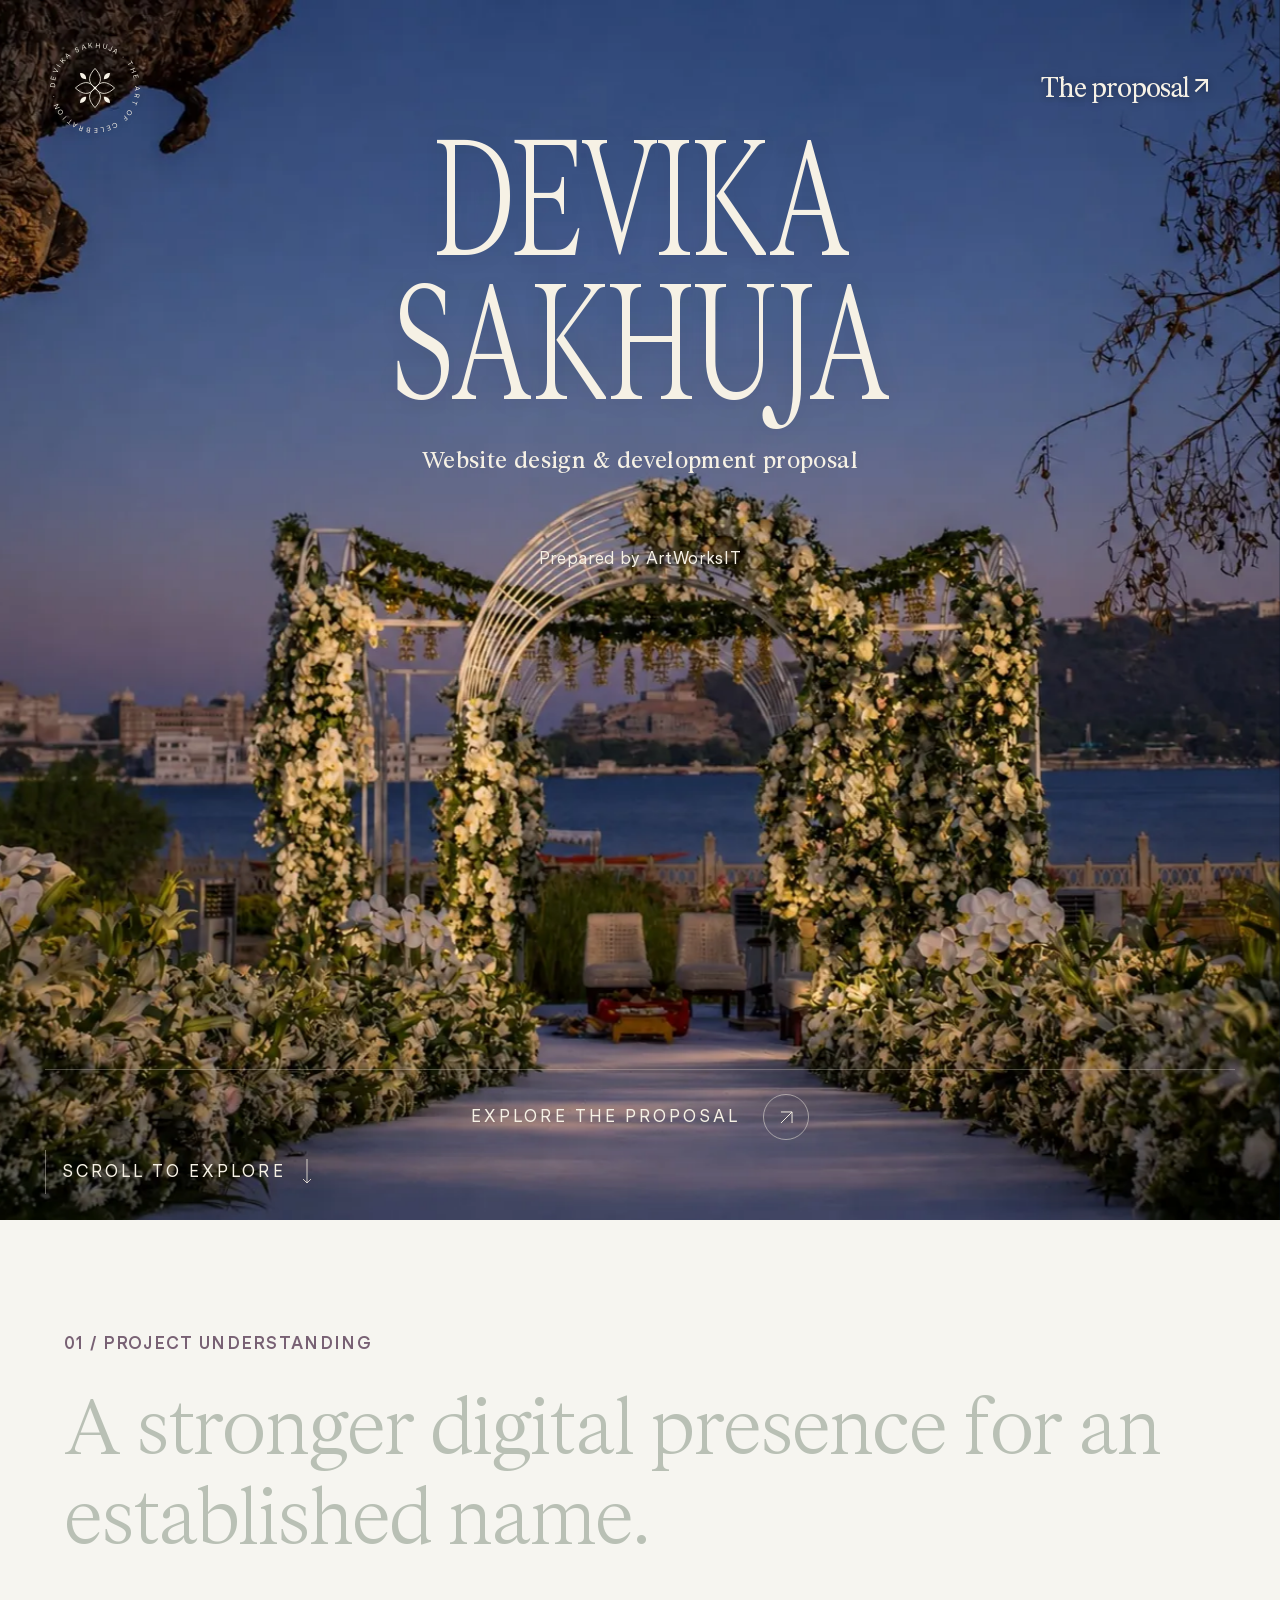
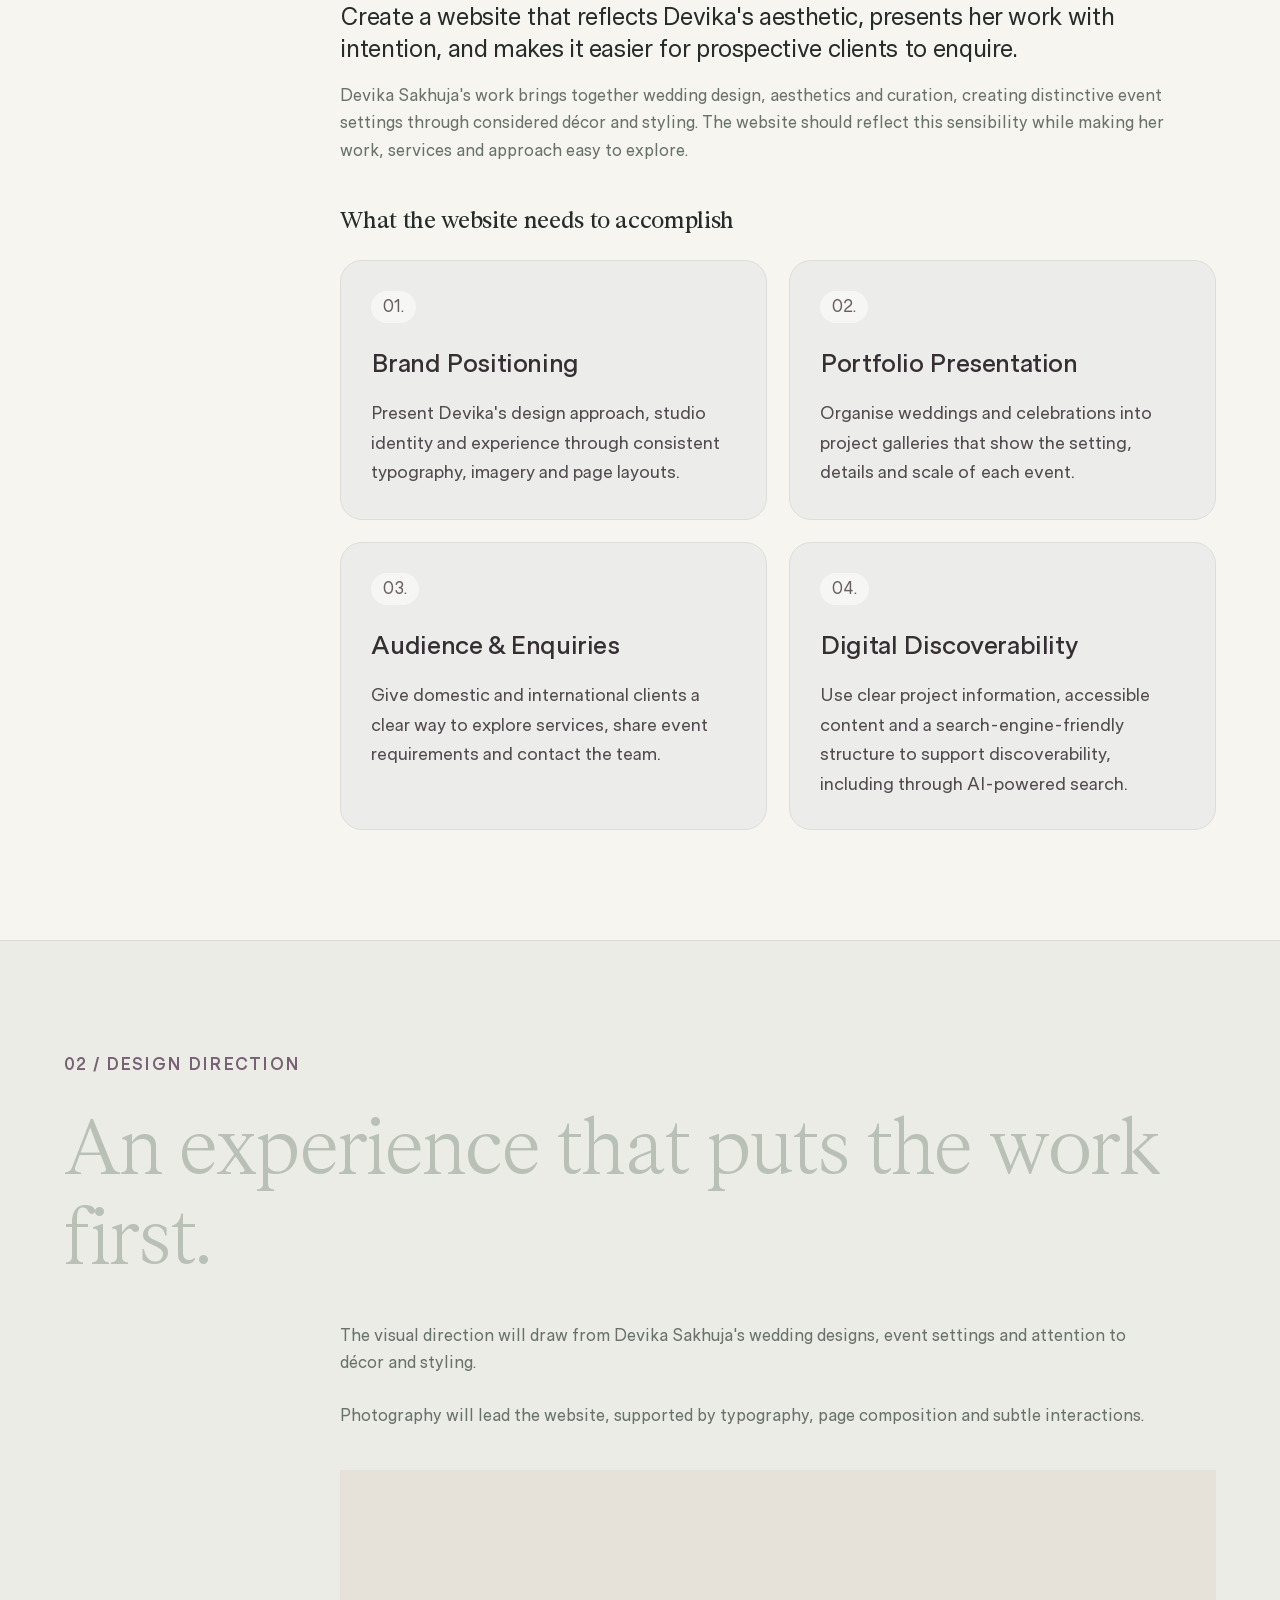
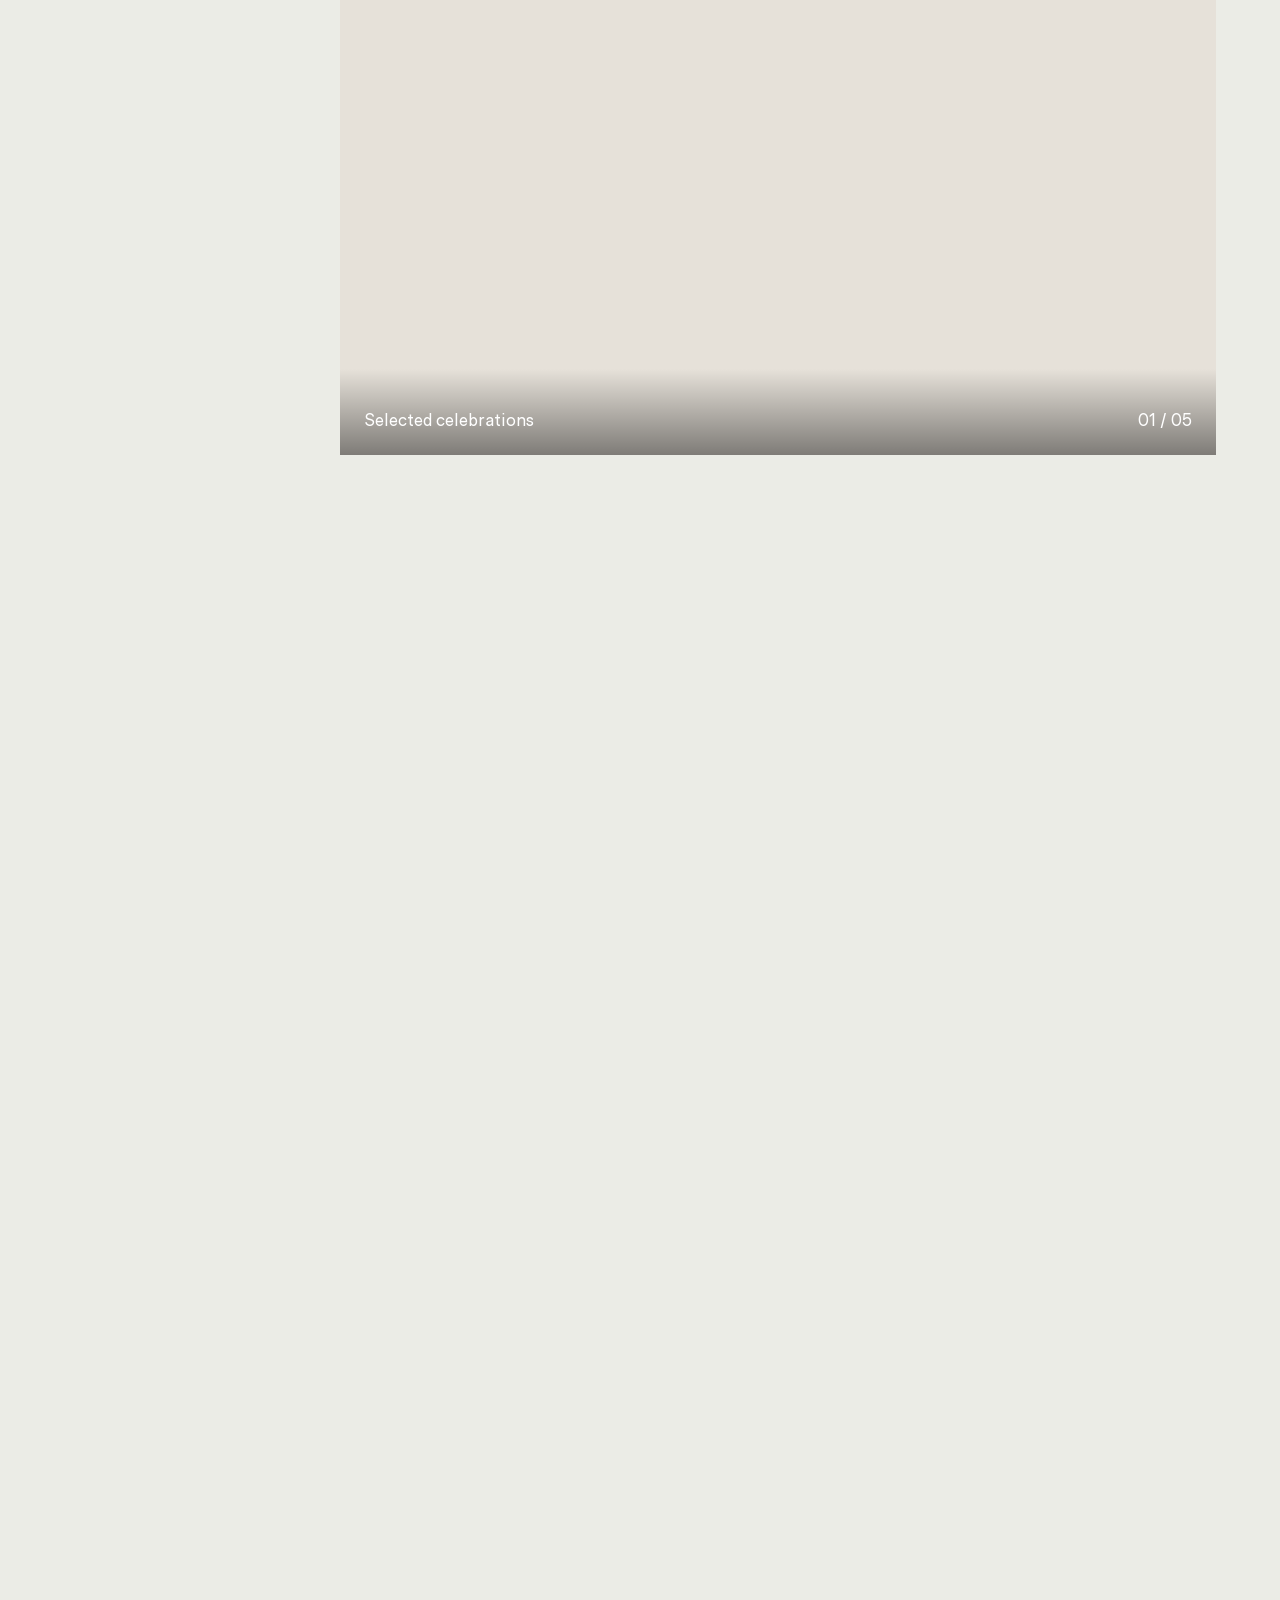
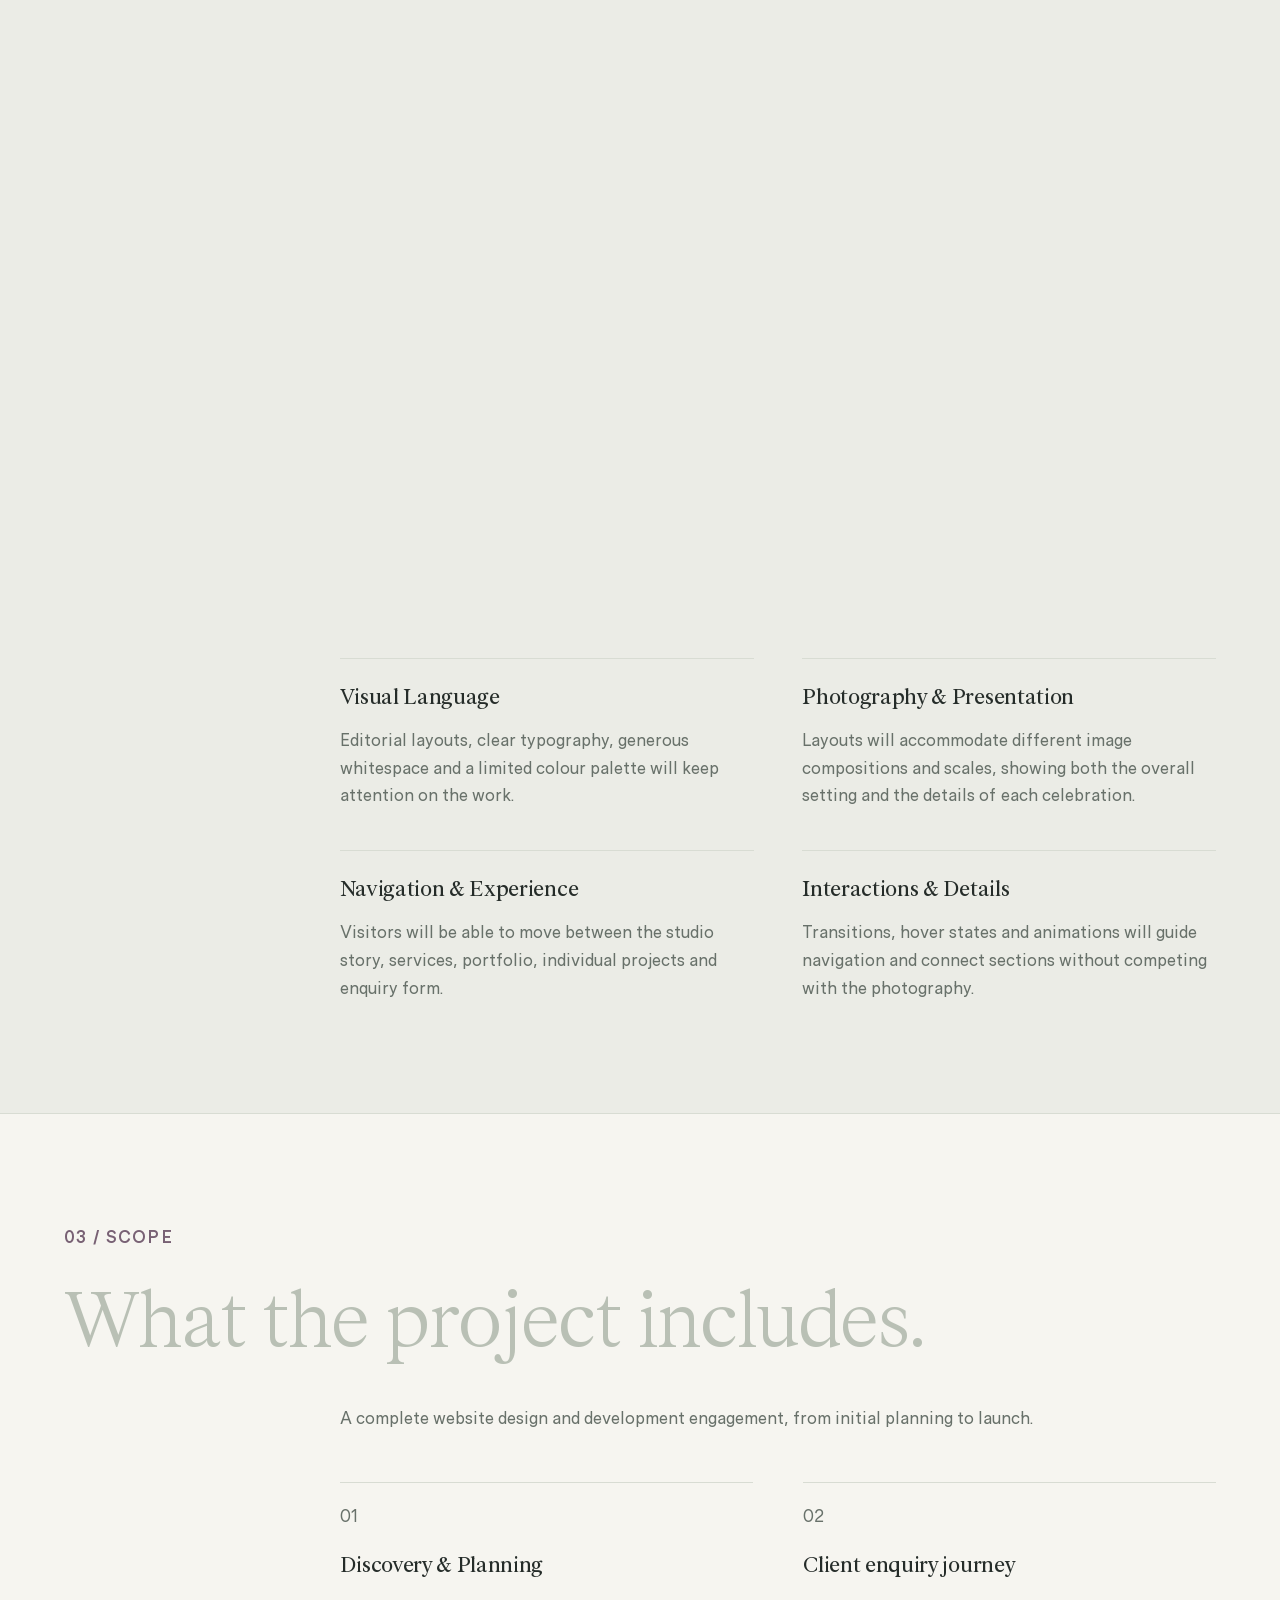
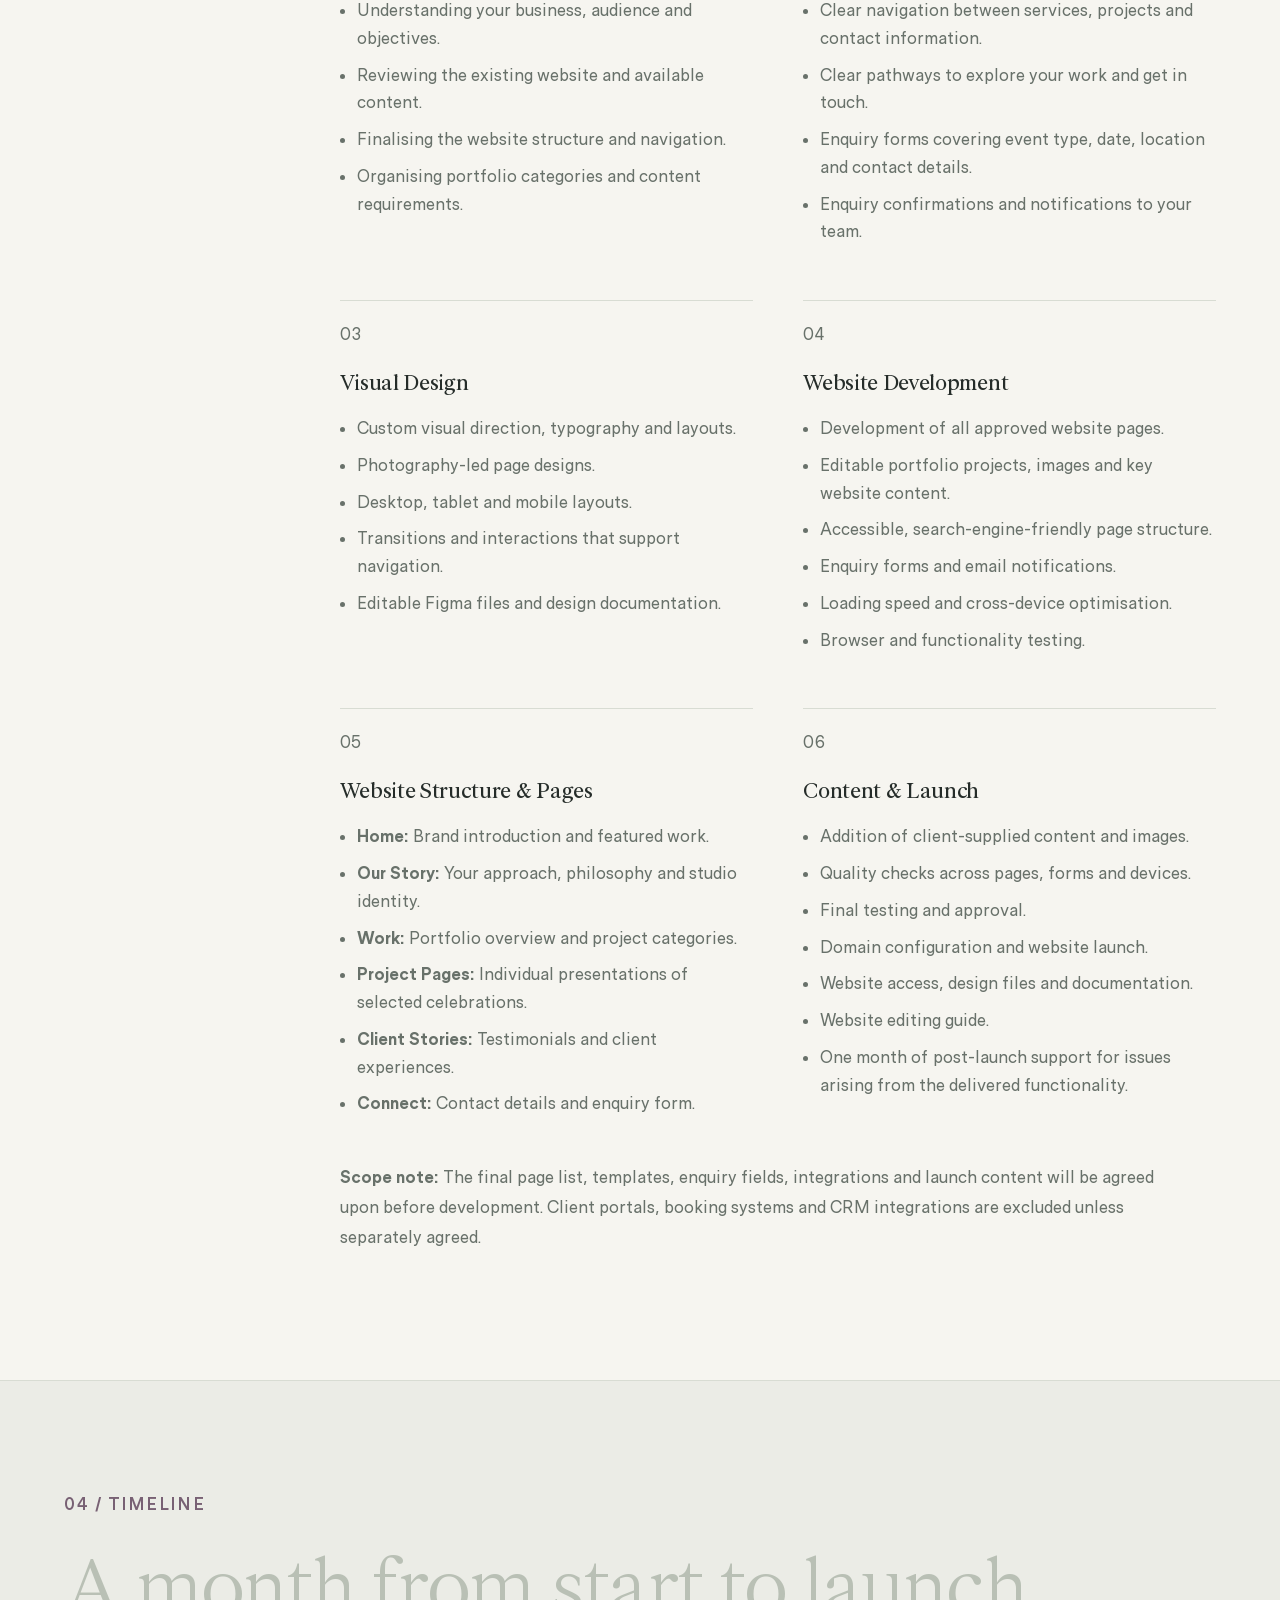
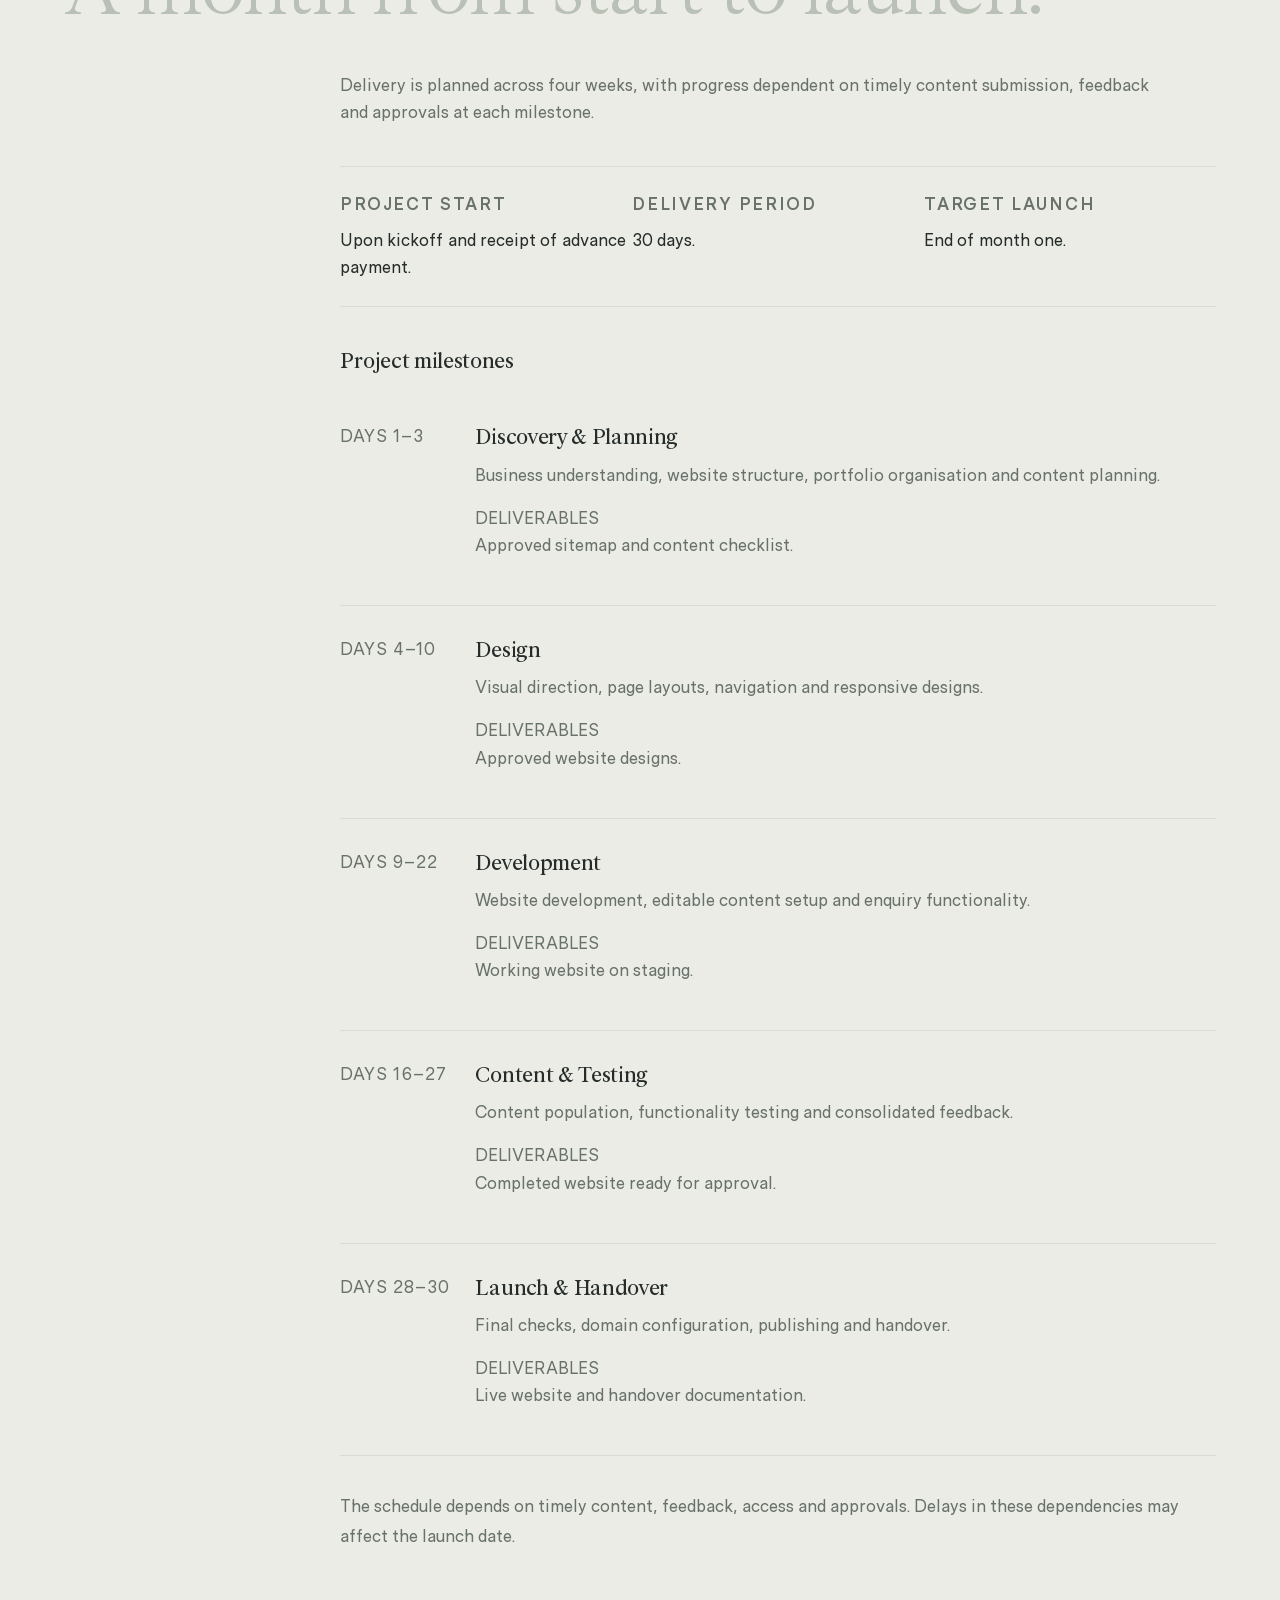
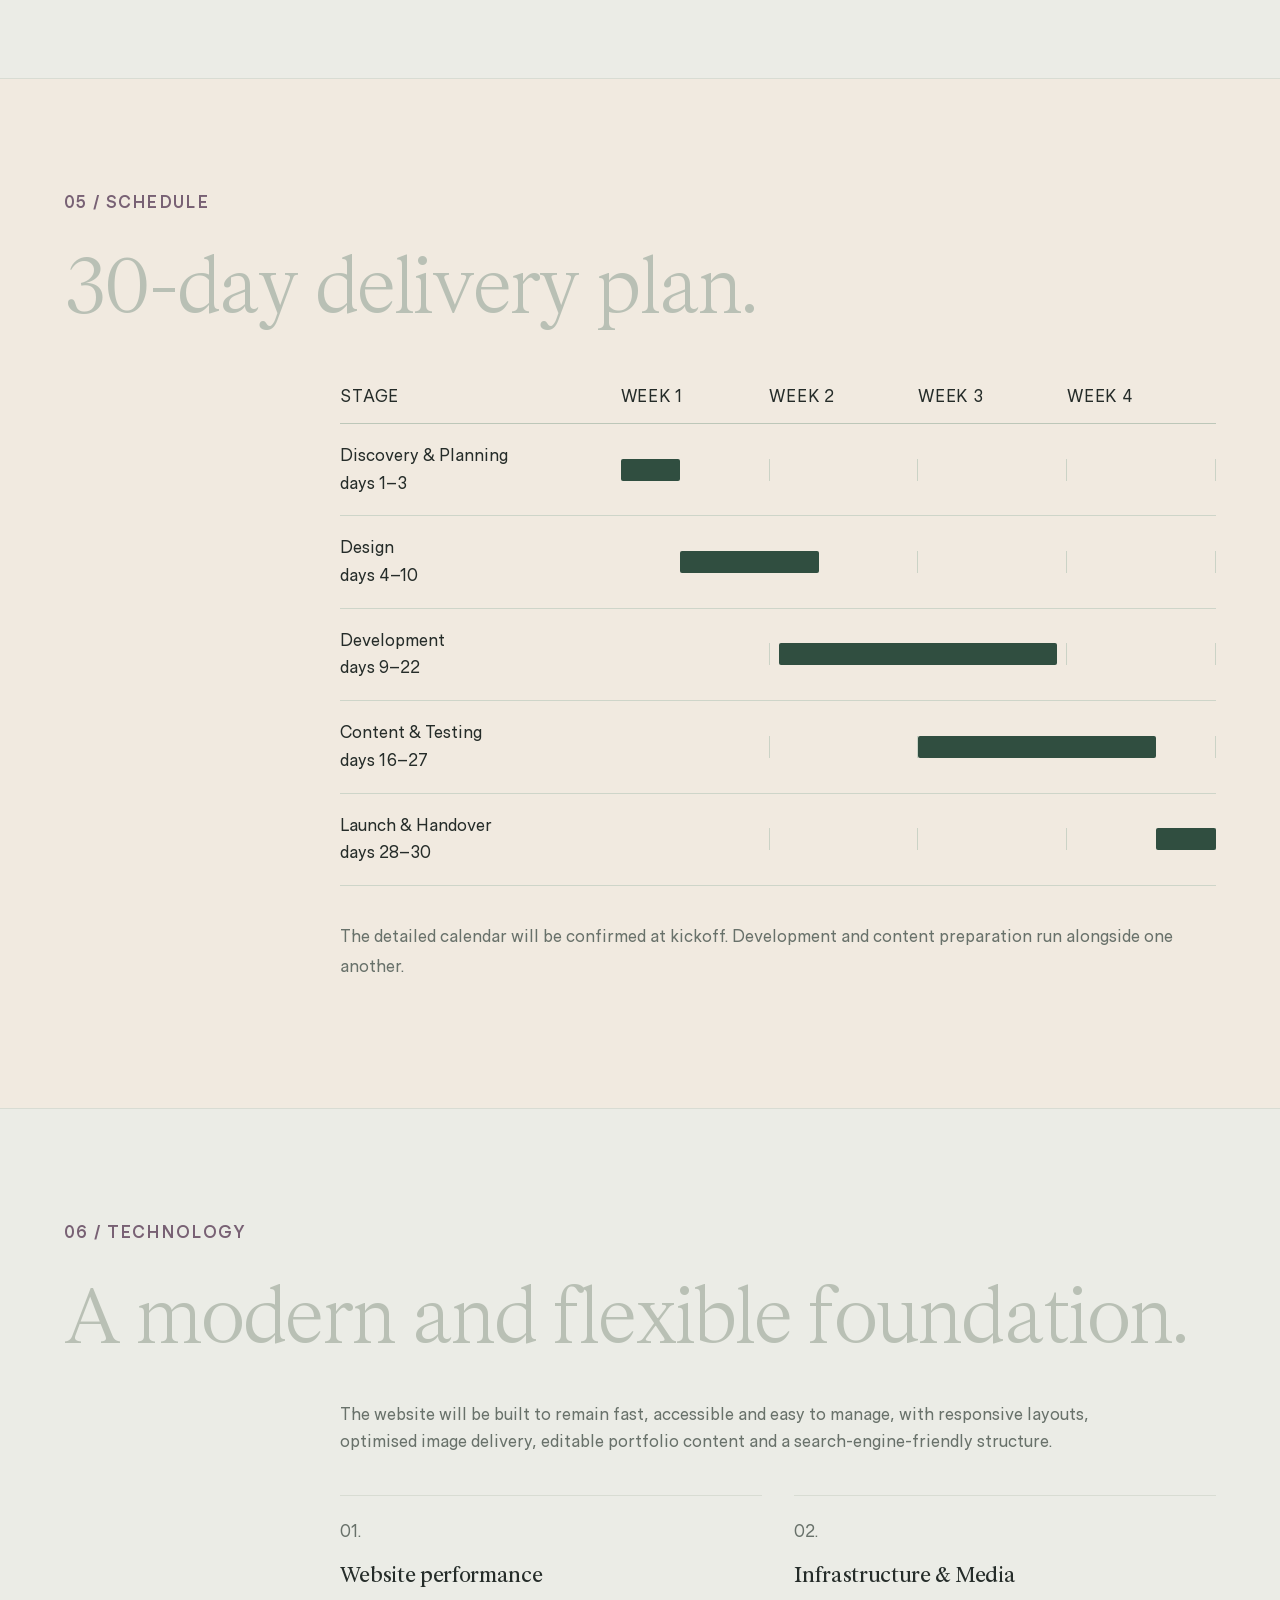
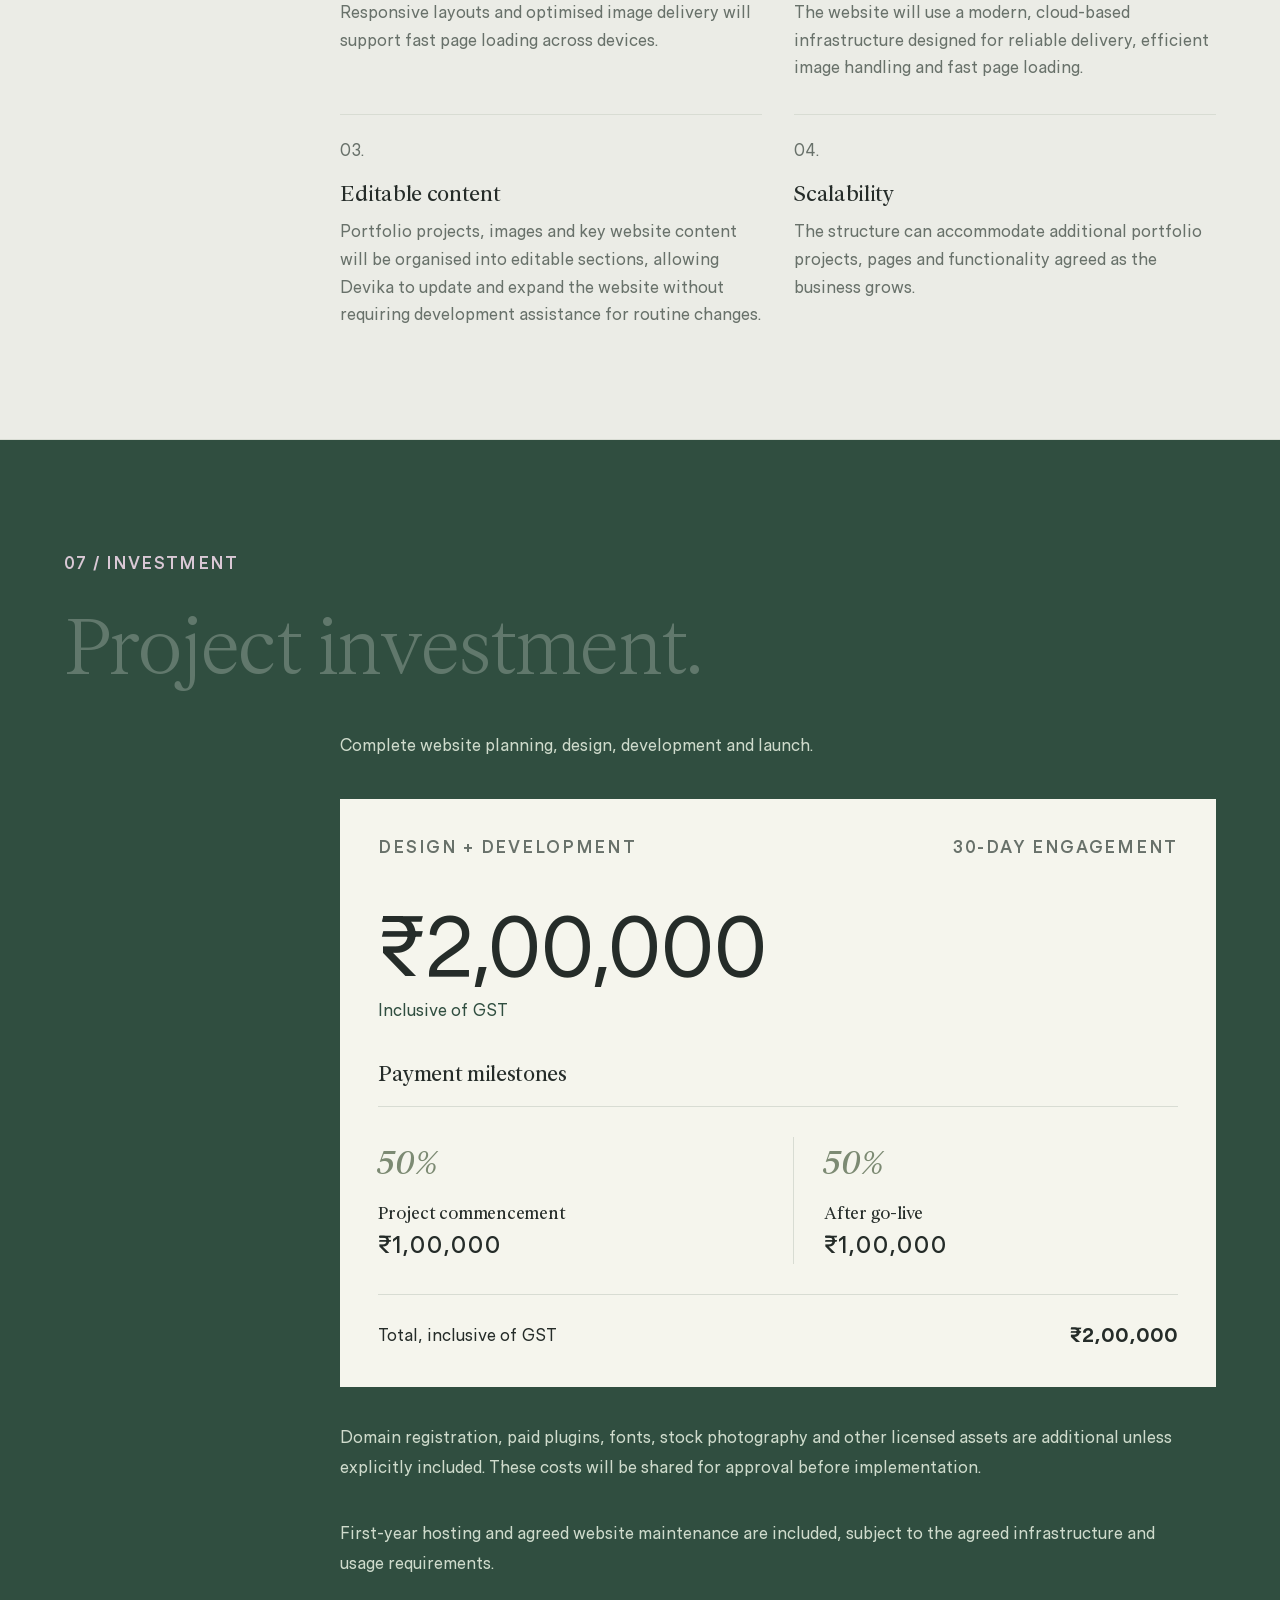
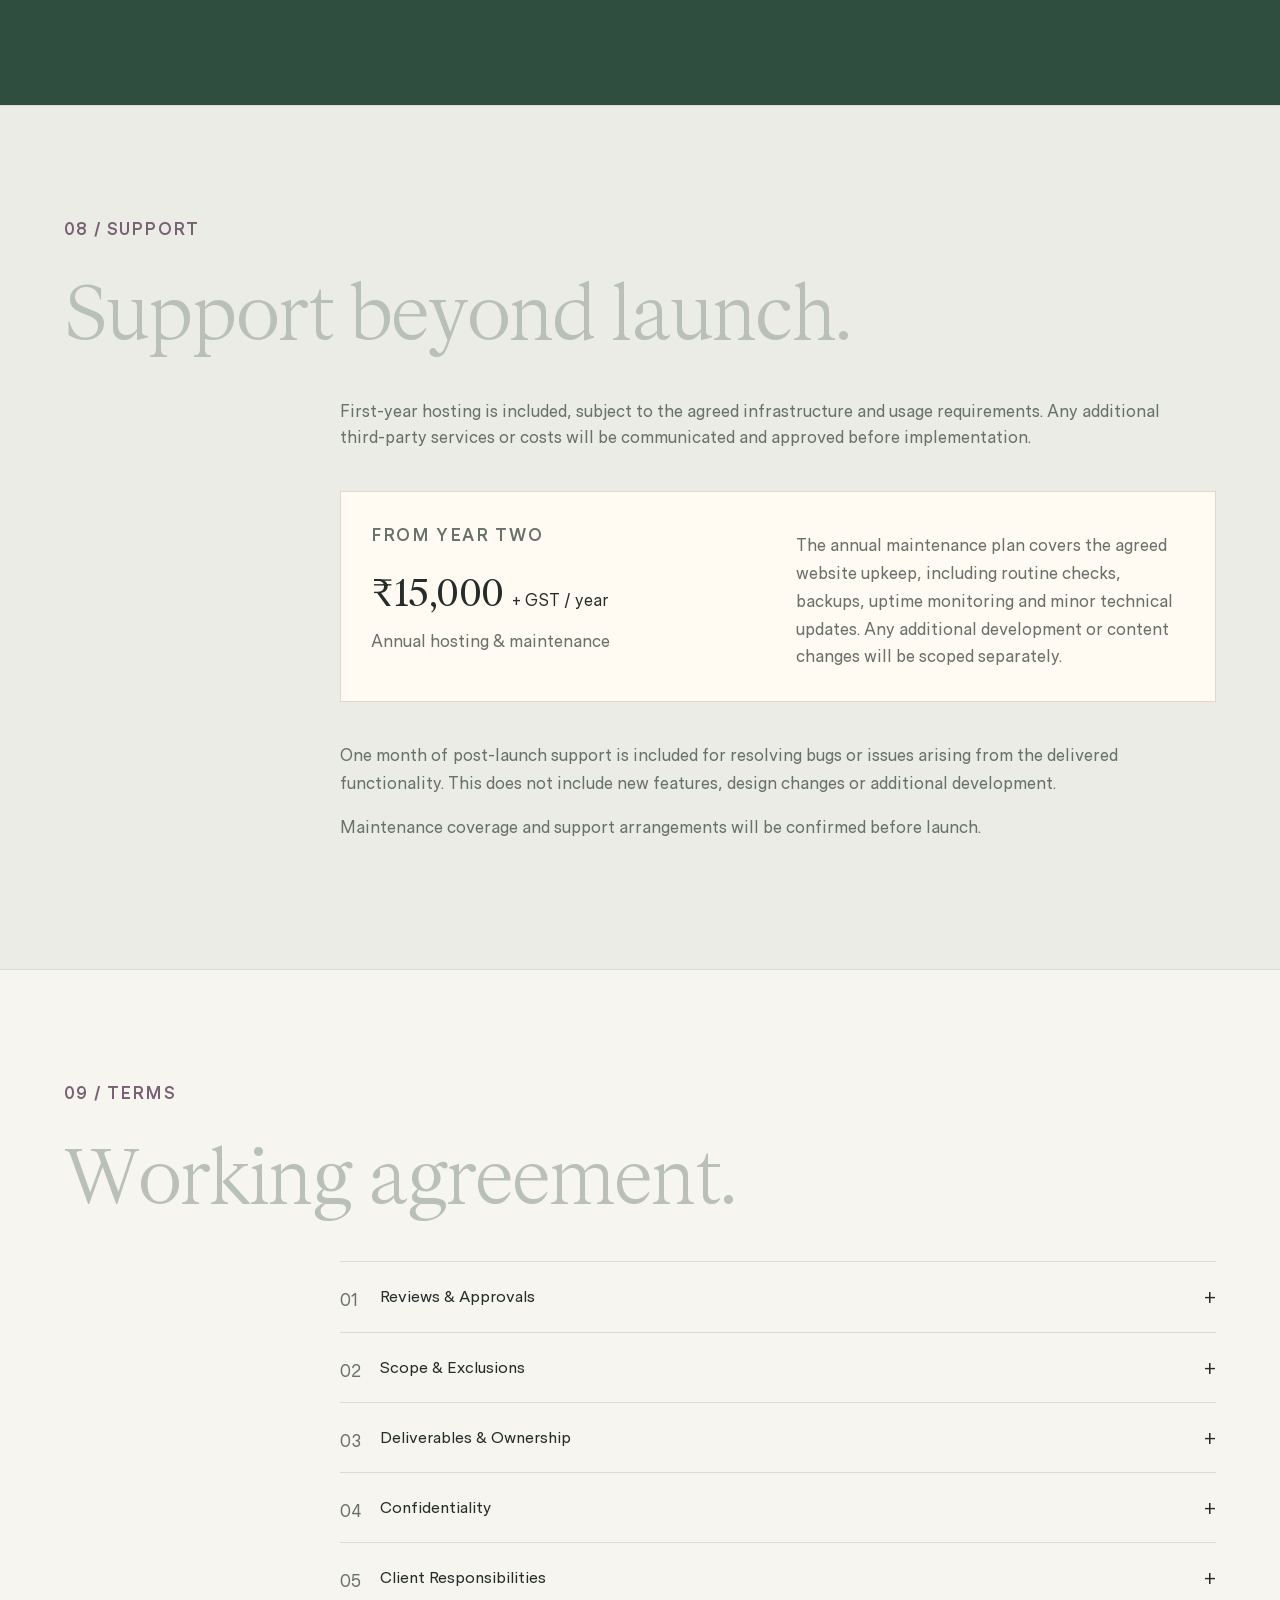
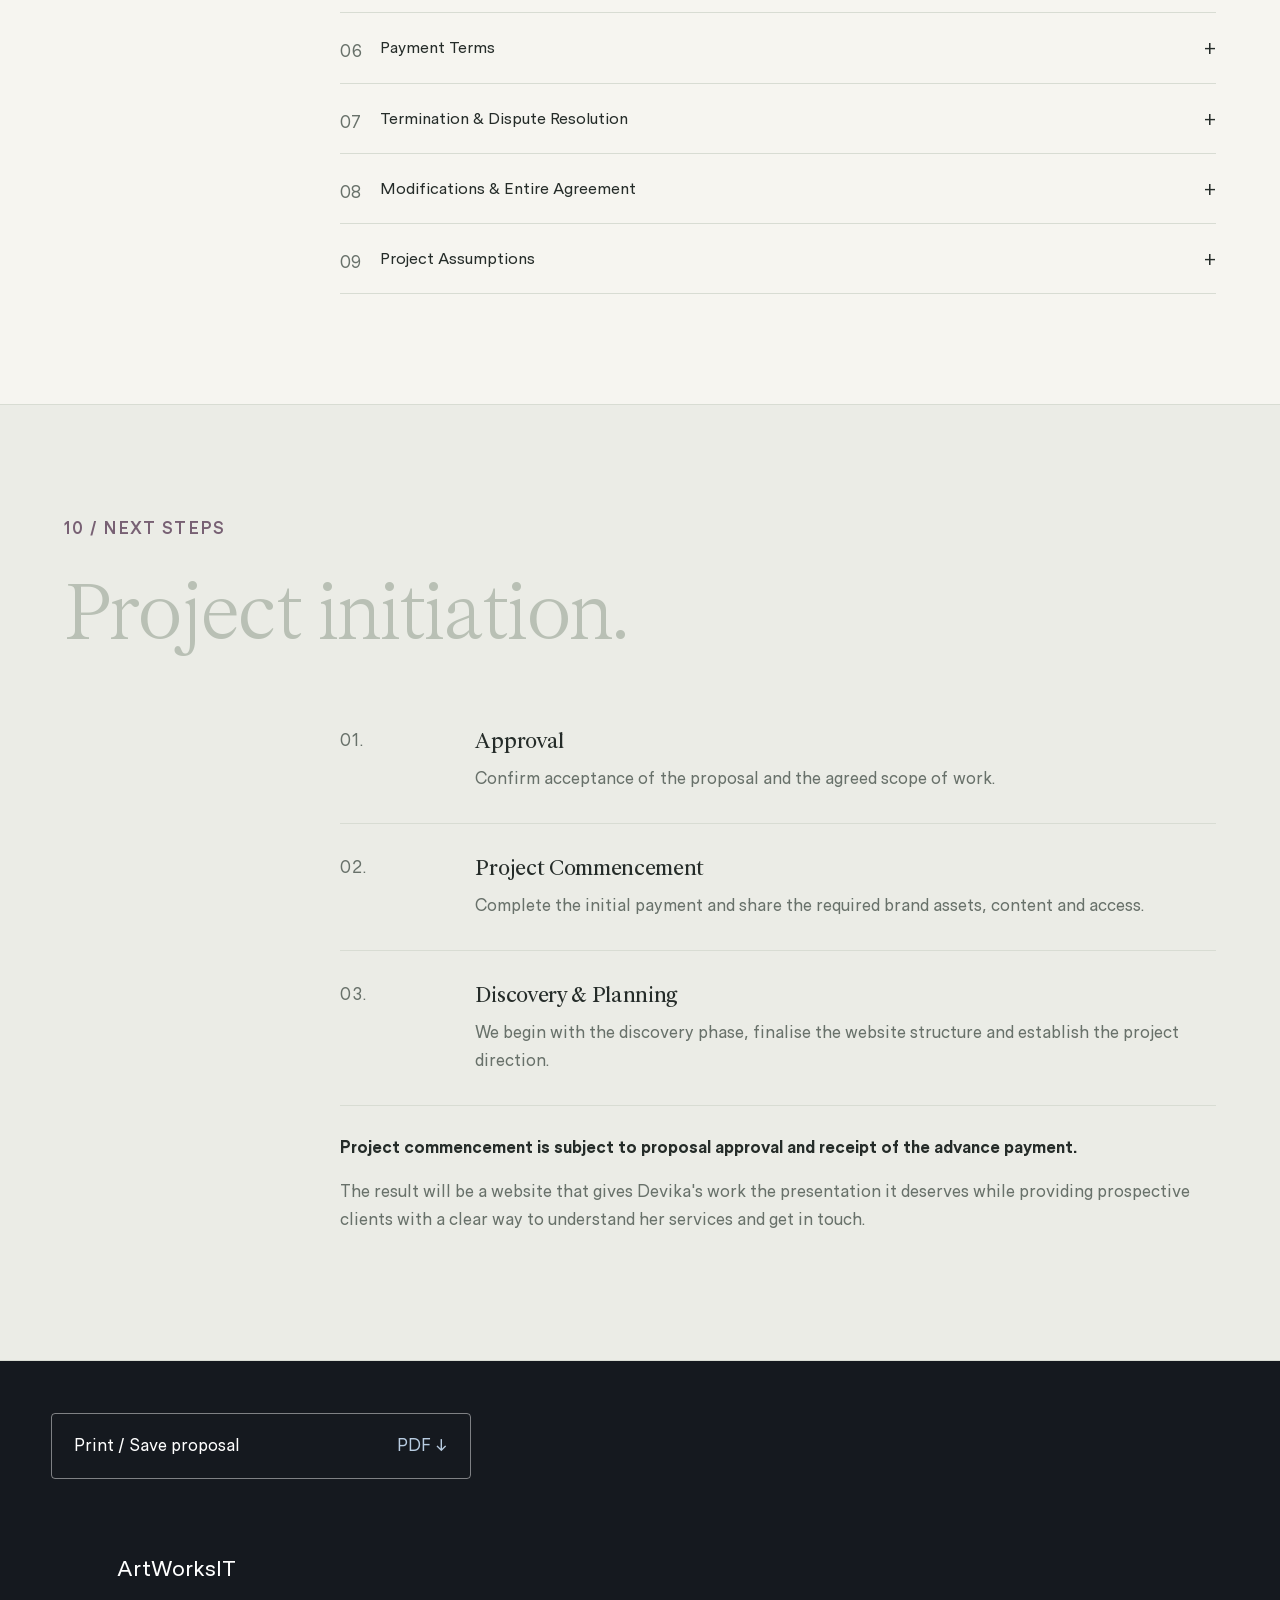
<file: index.html>
<!doctype html>
<html lang="en-IN">
<head>
<meta charset="utf-8">
<meta name="viewport" content="width=device-width,initial-scale=1">
<title>Devika Sakhuja — Website Redesign Proposal | ArtWorksIT</title>
<meta name="description" content="Website redesign proposal for Devika Sakhuja by ArtWorksIT: brand presentation, wedding portfolio, client enquiries, scope and delivery plan.">
<meta name="author" content="ArtWorksIT">
<meta name="theme-color" content="#f6f5f0">
<meta name="color-scheme" content="light">
<meta property="og:type" content="website">
<meta property="og:locale" content="en_IN">
<meta property="og:site_name" content="ArtWorksIT">
<meta property="og:title" content="Devika Sakhuja — Website Redesign Proposal">
<meta property="og:description" content="A website that reflects Devika's aesthetic, presents her work with intention and makes it easier for prospective clients to enquire. Prepared by ArtWorksIT.">
<meta property="og:image" content="https://raw.githubusercontent.com/udayrathore/Devika/main/og-image.jpg">
<meta property="og:image:secure_url" content="https://raw.githubusercontent.com/udayrathore/Devika/main/og-image.jpg">
<meta property="og:image:type" content="image/jpeg">
<meta property="og:image:width" content="1200">
<meta property="og:image:height" content="630">
<meta property="og:image:alt" content="Devika Sakhuja — Website redesign proposal, prepared by ArtWorksIT, with a floral wedding arch overlooking a lake.">
<meta name="twitter:card" content="summary_large_image">
<meta name="twitter:title" content="Devika Sakhuja — Website Redesign Proposal">
<meta name="twitter:description" content="A stronger digital presence for an established name. Prepared by ArtWorksIT.">
<meta name="twitter:image" content="https://raw.githubusercontent.com/udayrathore/Devika/main/og-image.jpg">
<meta name="twitter:image:alt" content="Devika Sakhuja — Website redesign proposal by ArtWorksIT.">
<link rel="icon" type="image/svg+xml" href="favicon.svg">
<link rel="preload" as="font" type="font/woff2" href="fonts/TimelessSerifVF.woff2" crossorigin>
<link rel="preload" as="font" type="font/woff2" href="fonts/TimelessSansVF.woff2" crossorigin>
<link rel="preload" as="image" type="image/webp" href="lake-twilight.webp" fetchpriority="high">
<link rel="stylesheet" href="fonts.css">
<link rel="stylesheet" href="style.css">
<script>document.documentElement.classList.add('has-loader','intro-running');</script>
<script type="application/ld+json">{"@context": "https://schema.org", "@type": "CreativeWork", "name": "Devika Sakhuja — Website Redesign Proposal", "description": "A website design and development proposal for Devika Sakhuja, covering brand presentation, wedding portfolio and client enquiries.", "inLanguage": "en-IN", "author": {"@type": "Organization", "name": "ArtWorksIT", "url": "https://artworksit.com/"}, "about": {"@type": "Person", "name": "Devika Sakhuja", "url": "https://devikasakhuja.com/"}}</script>
<script defer src="https://analytics.artworksit.com/script.js" data-website-id="0e8f7c25-c8f2-441e-a51a-011ba5fe3da7"></script>
</head><body id="top">  <svg class="loader-svg-library" aria-hidden="true" xmlns="http://www.w3.org/2000/svg">
    <defs>
      <symbol id="flower" viewBox="0 0 100 100">
        <g fill="none" stroke="currentColor" stroke-width="1.8">
          <path id="petal" d="M50 49C33 38 36 23 50 8C64 23 67 38 50 49Z"/>
          <use href="#petal" transform="rotate(90 50 50)"/>
          <use href="#petal" transform="rotate(180 50 50)"/>
          <use href="#petal" transform="rotate(270 50 50)"/>
        </g>
        <g fill="currentColor">
          <path id="leaf" d="M31 31C22 31 18 26 18 18C26 18 31 22 31 31Z"/>
          <use href="#leaf" transform="rotate(90 50 50)"/>
          <use href="#leaf" transform="rotate(180 50 50)"/>
          <use href="#leaf" transform="rotate(270 50 50)"/>
          <circle cx="50" cy="50" r="2.7"/>
        </g>
      </symbol>
      <symbol id="arrow" viewBox="0 0 24 24">
        <path d="M5 19 19 5M5 5h14v14" fill="none" stroke="currentColor" stroke-width="1.2"/>
      </symbol>
    </defs>
  </svg><div class="intro" id="intro" data-phase="loading" aria-label="Welcome to Devika Sakhuja">
    <div class="intro-texture" aria-hidden="true"></div>
    <svg class="intro-border" preserveAspectRatio="none" aria-hidden="true"><path id="intro-border-path"/></svg>
    <button class="skip-intro micro" type="button">Skip intro <span aria-hidden="true">↗</span></button>

    <div class="intro-composition">
      <span class="intro-side intro-side-left micro">Aesthete</span>
      <div class="intro-wordmark" aria-hidden="true">
        <div class="name-line"><span>Devika</span></div>
        <div class="name-line"><span>Sakhuja</span></div>
        <span class="intro-script script">Celebrations</span>
      </div>
      <span class="intro-side intro-side-right micro">Curator</span>
    </div>
    <span class="visually-hidden" role="status" id="load-status">Preparing a little magic.</span>
  </div><div id="proposal-content">
    <div class="designer-hero-scroll-area" id="designer-hero">
    <section class="designer-hero" aria-labelledby="designer-hero-title">
      <div class="designer-hero-scene">
      <div class="designer-hero-image-wrap">
        <div class="designer-hero-image-set designer-hero-image-set--lake">
<img class="designer-hero-image designer-hero-night-image" src="lake-twilight.webp" width="1374" height="1145" alt="A white floral wedding arch overlooking a lake, transitioning from twilight to daylight" fetchpriority="high">
<img class="designer-hero-image designer-hero-day-image" src="lake-day.webp" width="1638" height="1365" alt="" aria-hidden="true" decoding="async" fetchpriority="auto">
</div>

      </div>
      <div class="designer-hero-shade" aria-hidden="true"></div>

      <div class="designer-hero-footer reveal-element">
        <a class="begin-link micro" href="#objective"><span>Explore the proposal</span><span class="circle-arrow"><svg aria-hidden="true"><use href="#arrow"/></svg></span></a>
      </div>
      </div>
      <header class="designer-hero-header reveal-element">
        <a class="brand-seal" href="#top" aria-label="Devika Sakhuja proposal home">
          <svg viewBox="0 0 120 120" aria-hidden="true">
            <defs><path id="seal-circle" d="M60 60m-48 0a48 48 0 1 1 96 0a48 48 0 1 1-96 0"/></defs>
            <text><textPath href="#seal-circle" startOffset="0" textLength="295">DEVIKA SAKHUJA · THE ART OF CELEBRATION · </textPath></text>
            <use href="#flower" x="32" y="32" width="56" height="56"/>
          </svg>
        </a>
        <nav aria-label="Proposal navigation" class="designer-hero-nav"><a class="contact-link" href="#objective">The proposal ↗</a></nav>
      </header>
      <div class="designer-hero-copy">
      <div class="designer-hero-wordmark reveal-element">
        <h1 id="designer-hero-title"><span>Devika</span><span>Sakhuja</span></h1>
        <div class="designer-hero-introduction" aria-labelledby="designer-hero-intro-title">
          <h2 id="designer-hero-intro-title" class="designer-hero-subheading">Website design &amp; development proposal</h2>
          <p class="designer-hero-description designer-hero-byline">Prepared by ArtWorksIT</p>
        </div>
      </div>



      </div>
      <div class="designer-hero-scroll-cue micro" aria-hidden="true"><span></span>Scroll to explore <svg viewBox="0 0 10 26"><path d="M5 0v24m-4-4 4 4 4-4" fill="none" stroke="currentColor" stroke-width=".8"/></svg></div>

    </section>
    </div>


<aside class="section-nav"><button id="nav-toggle" aria-expanded="false" aria-controls="section-links"><span id="current-section">01 / Understanding</span><span id="nav-symbol">＋</span></button><div id="section-links" hidden><a href="#objective">01 Understanding</a><a href="#design-direction">02 Design Direction</a><a href="#scope">03 Scope</a><a href="#process">04 Timeline</a><a href="#schedule">05 Schedule</a><a href="#technology">06 Technology</a><a href="#pricing">07 Investment</a><a href="#support">08 Support</a><a href="#terms">09 Terms</a><a href="#next-steps">10 Next Steps</a></div></aside>
<main><section id="objective" class="section"><div class="section-label">01 / PROJECT UNDERSTANDING</div><div class="section-content"><h2 data-gradient-wave-text data-gradient-wave-color-start="#b9c0b5" data-gradient-wave-color-wave="#786174">A stronger digital presence for an established name.</h2><div class="section-body"><p class="lead objective-statement">Create a website that reflects Devika's aesthetic, presents her work with intention, and makes it easier for prospective clients to enquire.</p><p>Devika Sakhuja's work brings together wedding design, aesthetics and curation, creating distinctive event settings through considered décor and styling. The website should reflect this sensibility while making her work, services and approach easy to explore.</p><h3 class="focus-title">What the website needs to accomplish</h3><div class="objective-cards"><article class="objective-card"><span class="objective-card-number">01.</span><h3>Brand Positioning</h3><p>Present Devika's design approach, studio identity and experience through consistent typography, imagery and page layouts.</p></article><article class="objective-card"><span class="objective-card-number">02.</span><h3>Portfolio Presentation</h3><p>Organise weddings and celebrations into project galleries that show the setting, details and scale of each event.</p></article><article class="objective-card"><span class="objective-card-number">03.</span><h3>Audience &amp; Enquiries</h3><p>Give domestic and international clients a clear way to explore services, share event requirements and contact the team.</p></article><article class="objective-card"><span class="objective-card-number">04.</span><h3>Digital Discoverability</h3><p>Use clear project information, accessible content and a search-engine-friendly structure to support discoverability, including through AI-powered search.</p></article></div></div></div></section><section id="design-direction" class="section design-direction"><div class="section-label">02 / DESIGN DIRECTION</div><div class="section-content"><h2 data-gradient-wave-text data-gradient-wave-color-start="#b9c0b5" data-gradient-wave-color-wave="#786174">An experience that puts the work first.</h2><div class="section-body"><p class="lead">The visual direction will draw from Devika Sakhuja's wedding designs, event settings and attention to décor and styling.</p><p>Photography will lead the website, supported by typography, page composition and subtle interactions.</p><div class="direction-slider direction-scroll-stack" role="region" aria-label="Design direction photography"><div class="direction-stack-frame"><figure class="direction-slide"><img width="1600" height="982" src="direction-01.webp" alt="A garden setting with pastel chairs, white panelling and floral arrangements." loading="lazy" decoding="async"><figcaption>01 / 05 · Devika Sakhuja</figcaption></figure><figure class="direction-slide"><img width="1600" height="1066" src="direction-02.webp" alt="A courtyard celebration with yellow drapes and marigold flowers." loading="lazy" decoding="async"><figcaption>02 / 05 · Devika Sakhuja</figcaption></figure><figure class="direction-slide"><img width="1600" height="908" src="direction-03.webp" alt="An outdoor evening celebration with pastel tables and a floral bar." loading="lazy" decoding="async"><figcaption>03 / 05 · Devika Sakhuja</figcaption></figure><figure class="direction-slide"><img width="1440" height="1800" src="direction-04.webp" alt="A glasshouse lounge with cascading purple flowers and green patterned flooring." loading="lazy" decoding="async"><figcaption>04 / 05 · Devika Sakhuja</figcaption></figure><figure class="direction-slide"><img width="594" height="433" src="direction-05.webp" alt="A wedding couple framed by white flowers." loading="lazy" decoding="async"><figcaption>05 / 05 · Devika Sakhuja</figcaption></figure><div class="direction-stack-meta" aria-hidden="true"><span>Selected celebrations</span><span class="direction-stack-count">01 / 05</span></div></div></div><div class="direction-principles"><article><h3>Visual Language</h3><p>Editorial layouts, clear typography, generous whitespace and a limited colour palette will keep attention on the work.</p></article><article><h3>Photography &amp; Presentation</h3><p>Layouts will accommodate different image compositions and scales, showing both the overall setting and the details of each celebration.</p></article><article><h3>Navigation &amp; Experience</h3><p>Visitors will be able to move between the studio story, services, portfolio, individual projects and enquiry form.</p></article><article><h3>Interactions &amp; Details</h3><p>Transitions, hover states and animations will guide navigation and connect sections without competing with the photography.</p></article></div></div></div></section><section id="scope" class="section "><div class="section-label">03 / SCOPE</div><div class="section-content"><h2 data-gradient-wave-text data-gradient-wave-color-start="#b9c0b5" data-gradient-wave-color-wave="#786174">What the project includes.</h2><div class="section-body"><p class="lead">A complete website design and development engagement, from initial planning to launch.</p><div class="scope-grid"><article><span class="number">01</span><h3>Discovery &amp; Planning</h3><ul><li>Understanding your business, audience and objectives.</li><li>Reviewing the existing website and available content.</li><li>Finalising the website structure and navigation.</li><li>Organising portfolio categories and content requirements.</li></ul></article><article><span class="number">02</span><h3>Client enquiry journey</h3><ul><li>Clear navigation between services, projects and contact information.</li><li>Clear pathways to explore your work and get in touch.</li><li>Enquiry forms covering event type, date, location and contact details.</li><li>Enquiry confirmations and notifications to your team.</li></ul></article><article><span class="number">03</span><h3>Visual Design</h3><ul><li>Custom visual direction, typography and layouts.</li><li>Photography-led page designs.</li><li>Desktop, tablet and mobile layouts.</li><li>Transitions and interactions that support navigation.</li><li>Editable Figma files and design documentation.</li></ul></article><article><span class="number">04</span><h3>Website Development</h3><ul><li>Development of all approved website pages.</li><li>Editable portfolio projects, images and key website content.</li><li>Accessible, search-engine-friendly page structure.</li><li>Enquiry forms and email notifications.</li><li>Loading speed and cross-device optimisation.</li><li>Browser and functionality testing.</li></ul></article><article><span class="number">05</span><h3>Website Structure &amp; Pages</h3><ul><li><strong>Home:</strong> Brand introduction and featured work.</li><li><strong>Our Story:</strong> Your approach, philosophy and studio identity.</li><li><strong>Work:</strong> Portfolio overview and project categories.</li><li><strong>Project Pages:</strong> Individual presentations of selected celebrations.</li><li><strong>Client Stories:</strong> Testimonials and client experiences.</li><li><strong>Connect:</strong> Contact details and enquiry form.</li></ul></article><article><span class="number">06</span><h3>Content &amp; Launch</h3><ul><li>Addition of client-supplied content and images.</li><li>Quality checks across pages, forms and devices.</li><li>Final testing and approval.</li><li>Domain configuration and website launch.</li><li>Website access, design files and documentation.</li><li>Website editing guide.</li><li>One month of post-launch support for issues arising from the delivered functionality.</li></ul></article></div><p class="note"><strong>Scope note:</strong> The final page list, templates, enquiry fields, integrations and launch content will be agreed upon before development. Client portals, booking systems and CRM integrations are excluded unless separately agreed.</p></div></div></section><section id="process" class="section "><div class="section-label">04 / TIMELINE</div><div class="section-content"><h2 data-gradient-wave-text data-gradient-wave-color-start="#b9c0b5" data-gradient-wave-color-wave="#786174">A month from start to launch.</h2><div class="section-body"><p class="lead">Delivery is planned across four weeks, with progress dependent on timely content submission, feedback and approvals at each milestone.</p><div class="timeline-meta"><div><span>PROJECT START</span>Upon kickoff and receipt of advance payment.</div><div><span>DELIVERY PERIOD</span>30 days.</div><div><span>TARGET LAUNCH</span>End of month one.</div></div><h3>Project milestones</h3><div id="timeline"><article class="timeline-row"><span>DAYS 1–3</span><div><h3>Discovery & Planning</h3><p>Business understanding, website structure, portfolio organisation and content planning.</p><small>DELIVERABLES</small><p>Approved sitemap and content checklist.</p></div></article><article class="timeline-row"><span>DAYS 4–10</span><div><h3>Design</h3><p>Visual direction, page layouts, navigation and responsive designs.</p><small>DELIVERABLES</small><p>Approved website designs.</p></div></article><article class="timeline-row"><span>DAYS 9–22</span><div><h3>Development</h3><p>Website development, editable content setup and enquiry functionality.</p><small>DELIVERABLES</small><p>Working website on staging.</p></div></article><article class="timeline-row"><span>DAYS 16–27</span><div><h3>Content & Testing</h3><p>Content population, functionality testing and consolidated feedback.</p><small>DELIVERABLES</small><p>Completed website ready for approval.</p></div></article><article class="timeline-row"><span>DAYS 28–30</span><div><h3>Launch & Handover</h3><p>Final checks, domain configuration, publishing and handover.</p><small>DELIVERABLES</small><p>Live website and handover documentation.</p></div></article></div><p class="note">The schedule depends on timely content, feedback, access and approvals. Delays in these dependencies may affect the launch date.</p></div></div></section><section id="schedule" class="section schedule-section"><div class="section-label">05 / SCHEDULE</div><div class="section-content"><h2 data-gradient-wave-text data-gradient-wave-color-start="#b9c0b5" data-gradient-wave-color-wave="#786174">30-day delivery plan.</h2><div class="section-body"><div class="gantt" role="img" aria-label="30-day plan: Discovery and Planning days 1–3; Design days 4–10; Development days 9–22; Content and Testing days 16–27; Launch and Handover days 28–30."><div class="gantt-head"><span>STAGE</span><span>WEEK 1</span><span>WEEK 2</span><span>WEEK 3</span><span>WEEK 4</span></div><div id="gantt-rows"><div class="gantt-row"><span>Discovery & Planning<br><small>days 1–3</small></span><div class="track"><div class="bar" style="margin-left:0%;width:10%"></div></div></div><div class="gantt-row"><span>Design<br><small>days 4–10</small></span><div class="track"><div class="bar" style="margin-left:10%;width:23.33%"></div></div></div><div class="gantt-row"><span>Development<br><small>days 9–22</small></span><div class="track"><div class="bar" style="margin-left:26.67%;width:46.67%"></div></div></div><div class="gantt-row"><span>Content & Testing<br><small>days 16–27</small></span><div class="track"><div class="bar" style="margin-left:50%;width:40%"></div></div></div><div class="gantt-row"><span>Launch & Handover<br><small>days 28–30</small></span><div class="track"><div class="bar" style="margin-left:90%;width:10%"></div></div></div></div></div><p class="note">The detailed calendar will be confirmed at kickoff. Development and content preparation run alongside one another.</p></div></div></section><section id="technology" class="section"><div class="section-label">06 / TECHNOLOGY</div><div class="section-content"><h2 data-gradient-wave-text data-gradient-wave-color-start="#b9c0b5" data-gradient-wave-color-wave="#786174">A modern and flexible foundation.</h2><div class="section-body"><p class="lead">The website will be built to remain fast, accessible and easy to manage, with responsive layouts, optimised image delivery, editable portfolio content and a search-engine-friendly structure.</p><div class="tech"><article><span>01.</span><h3>Website performance</h3><p>Responsive layouts and optimised image delivery will support fast page loading across devices.</p></article><article><span>02.</span><h3>Infrastructure &amp; Media</h3><p>The website will use a modern, cloud-based infrastructure designed for reliable delivery, efficient image handling and fast page loading.</p></article><article><span>03.</span><h3>Editable content</h3><p>Portfolio projects, images and key website content will be organised into editable sections, allowing Devika to update and expand the website without requiring development assistance for routine changes.</p></article><article><span>04.</span><h3>Scalability</h3><p>The structure can accommodate additional portfolio projects, pages and functionality agreed as the business grows.</p></article></div></div></div></section><section id="pricing" class="section pricing"><div class="section-label">07 / INVESTMENT</div><div class="section-content"><h2 data-gradient-wave-text data-gradient-wave-color-start="rgba(245, 246, 239, 0.25)" data-gradient-wave-color-wave="#dbc492">Project investment.</h2><div class="section-body"><p>Complete website planning, design, development and launch.</p><div class="price-card"><div class="price-top"><span>DESIGN + DEVELOPMENT</span><span>30-DAY ENGAGEMENT</span></div><div class="amount">₹2,00,000</div><p class="tax">Inclusive of GST</p><h3>Payment milestones</h3><div class="payments"><div><span class="payment-percent">50%</span><h3>Project commencement</h3><strong>₹1,00,000</strong></div><div><span class="payment-percent">50%</span><h3>After go-live</h3><strong>₹1,00,000</strong></div></div><div class="total"><span>Total, inclusive of GST</span><strong>₹2,00,000</strong></div></div><p class="note">Domain registration, paid plugins, fonts, stock photography and other licensed assets are additional unless explicitly included. These costs will be shared for approval before implementation.</p><p class="note">First-year hosting and agreed website maintenance are included, subject to the agreed infrastructure and usage requirements.</p></div></div></section><section id="support" class="section "><div class="section-label">08 / SUPPORT</div><div class="section-content"><h2 data-gradient-wave-text data-gradient-wave-color-start="#b9c0b5" data-gradient-wave-color-wave="#786174">Support beyond launch.</h2><div class="section-body"><p class="lead">First-year hosting is included, subject to the agreed infrastructure and usage requirements. Any additional third-party services or costs will be communicated and approved before implementation.</p><div class="maintenance"><div><span>FROM YEAR TWO</span><h3>₹15,000 <small>+ GST / year</small></h3><p>Annual hosting &amp; maintenance</p></div><p>The annual maintenance plan covers the agreed website upkeep, including routine checks, backups, uptime monitoring and minor technical updates. Any additional development or content changes will be scoped separately.</p></div><p>One month of post-launch support is included for resolving bugs or issues arising from the delivered functionality. This does not include new features, design changes or additional development.</p><p>Maintenance coverage and support arrangements will be confirmed before launch.</p></div></div></section><section id="terms" class="section "><div class="section-label">09 / TERMS</div><div class="section-content"><h2 data-gradient-wave-text data-gradient-wave-color-start="#b9c0b5" data-gradient-wave-color-wave="#786174">Working agreement.</h2><div class="section-body"><div id="terms-list"><details><summary><span>01</span>Reviews & Approvals</summary><p>The engagement includes up to two consolidated design review rounds and two consolidated testing feedback rounds.</p><p>One designated representative will coordinate feedback and approvals.</p><p>The website structure, page list and designs must be approved in writing before development. Launch will follow written approval of the completed website.</p><p>The review limits do not restrict fixes required to deliver the agreed scope. Changes to approved work or additional requirements will be documented and agreed upon separately.</p></details><details><summary><span>02</span>Scope & Exclusions</summary><p>The engagement covers one website for Devika Sakhuja, including the agreed portfolio presentation and client enquiry journey.</p><p>Additional websites, client portals, online booking, payment collection, CRM implementation and complex workflow automation are excluded unless separately agreed.</p><p>The final website structure, integrations and content requirements will be confirmed before development.</p></details><details><summary><span>03</span>Deliverables & Ownership</summary><p>Final handover includes:</p><ul><li>Editable Figma design files.</li><li>Custom website code and project-specific designs.</li><li>GitHub repository access.</li><li>Website editing administrator access.</li><li>Setup documentation and website editing guide.</li></ul><p>Live website editing training is not included unless separately agreed.</p><p>Upon receipt of full payment, ownership of the custom website code, design files and project-specific deliverables created by ArtWorksIT transfers to the Client.</p><p>Third-party software, libraries, frameworks, fonts, plugins and licensed assets remain subject to their respective licences.</p></details><details><summary><span>04</span>Confidentiality</summary><p>Both parties agree to keep shared project information confidential and not disclose it to third parties without prior written consent. This obligation continues after project completion.</p></details><details><summary><span>05</span>Client Responsibilities</summary><p>The Client will provide:</p><ul><li>Final website content and business information.</li><li>Approved photographs and portfolio material.</li><li>Relevant brand assets.</li><li>Access to required accounts and services.</li><li>Timely feedback and approvals.</li></ul><p>The Client is responsible for permissions relating to supplied content and imagery.</p><p>Delays in content, access, feedback or approvals may affect the project timeline.</p></details><details><summary><span>06</span>Payment Terms</summary><p>The total project fee is ₹2,00,000 inclusive of GST.</p><ul><li>50% advance (₹1,00,000) at project commencement.</li><li>50% final payment (₹1,00,000) after go-live.</li></ul><p>Invoices are payable within seven days of the invoice date. Work begins after receipt of the advance.</p><p>Payment delays may result in work being paused until outstanding amounts are cleared.</p><p>First-year hosting and agreed website maintenance are included, subject to the agreed infrastructure and usage requirements. From year two, the annual fee is ₹15,000 plus GST.</p><p>External services and licensed assets are additional unless expressly included.</p></details><details><summary><span>07</span>Termination & Dispute Resolution</summary><p>Either party may terminate the agreement in the event of a material breach by providing written notice.</p><p>Upon termination, the Client will compensate ArtWorksIT for services rendered and applicable expenses.</p><p>Disputes will first be addressed through good-faith negotiations. If unresolved, the courts in Bangalore will have exclusive jurisdiction.</p><p>This agreement is governed by the laws of India.</p></details><details><summary><span>08</span>Modifications & Entire Agreement</summary><p>This proposal represents the complete understanding between both parties and supersedes previous agreements relating to this engagement.</p><p>Modifications must be documented in writing and signed by both parties.</p></details><details><summary><span>09</span>Project Assumptions</summary><p>The Client will supply final copy, approved images and other required assets.</p><p>ArtWorksIT will populate the client-supplied content included in the agreed launch content list.</p><p>Bulk content migration, copywriting, translation and asset production are excluded unless expressly included.</p><p>The one-month timeline depends on timely content, access and approvals. Hosting arrangements, infrastructure limits and maintenance responsibilities will be agreed upon before deployment.</p><p>Any requirements beyond the agreed scope will require separate written approval.</p></details></div></div></div></section><section id="next-steps" class="section"><div class="section-label">10 / NEXT STEPS</div><div class="section-content"><h2 data-gradient-wave-text data-gradient-wave-color-start="#b9c0b5" data-gradient-wave-color-wave="#786174">Project initiation.</h2><div class="section-body"><ol class="next-steps-list"><li class="timeline-row"><span>01.</span><div><h3>Approval</h3><p>Confirm acceptance of the proposal and the agreed scope of work.</p></div></li><li class="timeline-row"><span>02.</span><div><h3>Project Commencement</h3><p>Complete the initial payment and share the required brand assets, content and access.</p></div></li><li class="timeline-row"><span>03.</span><div><h3>Discovery &amp; Planning</h3><p>We begin with the discovery phase, finalise the website structure and establish the project direction.</p></div></li></ol><p class="next-steps-note"><strong>Project commencement is subject to proposal approval and receipt of the advance payment.</strong></p><p class="next-steps-outcome">The result will be a website that gives Devika's work the presentation it deserves while providing prospective clients with a clear way to understand her services and get in touch.</p></div></div></section></main>
<footer class="proposal-footer" id="proposal-footer"><button class="proposal-print" id="print" type="button"><span>Print / Save proposal</span><span>PDF ↓</span></button><div class="proposal-footer-top"><div class="footer-agency"><a href="https://artworksit.com/" target="_blank" rel="noopener"><img src="artworksit-logo.webp" alt="" width="56" height="56" loading="lazy"><span>ArtWorksIT</span></a><span>Design. Development. Detail.</span></div><div class="footer-signatory"><img class="footer-signature" src="signature.webp" alt="Signature of Uday Rathore" width="540" height="296" loading="lazy"><span class="footer-prepared">Prepared by</span><strong>Uday Rathore</strong><a class="footer-phone" href="tel:+918792745204">+91 87927 45204 ↗</a></div></div><a class="footer-wordmark" href="https://artworksit.com/" target="_blank" rel="noopener" aria-label="ArtWorksIT">ARTWORKSIT</a><div class="footer-utility"><span>Devika Sakhuja · Website redesign proposal</span><div><button class="replay-intro" type="button">Replay intro ↻</button><a href="#top">Back to top ↑</a></div></div></footer></div><script defer src="gsap.min.js"></script><script defer src="ScrollTrigger.min.js"></script><script defer src="SplitText.min.js"></script><script defer src="script.js"></script><script defer src="gradient-wave.js"></script><script defer src="hero.js"></script><script defer src="loader.js"></script></body></html>
</file>
<file: fonts.css>
/* Timeless type family, copyright 2026 Timeless Ventures Private Limited.
   Used under the Timeless Free Font License. See fonts/Timeless-LICENSE.txt. */
@font-face{font-family:'Timeless Serif';font-style:normal;font-weight:200 700;font-display:swap;src:url(fonts/TimelessSerifVF.woff2) format('woff2')}
@font-face{font-family:'Timeless Serif';font-style:italic;font-weight:300 700;font-display:swap;src:url(fonts/TimelessSerifItalicVF.woff2) format('woff2')}
@font-face{font-family:'Timeless Sans';font-style:normal;font-weight:300 800;font-display:swap;src:url(fonts/TimelessSansVF.woff2) format('woff2')}
</file>
<file: style.css>
:root{--paper:#f6f5f0;--ink:#252c29;--muted:#68716a;--line:#d8dcd3;--green:#304e40;--soft:#e8ede5;--hero-weight:400;--section-weight:400;--section-spacing:-.025em}*{box-sizing:border-box}html{scroll-behavior:smooth;scroll-padding-top:40px}body{margin:0;background:var(--paper);color:var(--ink);font-size:16px}a{color:inherit}a,button,summary{-webkit-tap-highlight-color:transparent;touch-action:manipulation}button{font:inherit}a:focus-visible{outline:2px solid #b58d51;outline-offset:5px}button:focus-visible{outline:2px solid #b58d51;outline-offset:5px}summary:focus-visible{outline:2px solid #b58d51;outline-offset:5px}.section-label{font-weight:600}.maintenance>div>span,.price-top,.timeline-meta span{font-weight:600;letter-spacing:1.7px}h1{font-size:calc(clamp(58px,7.1vw,108px));margin:0 0 28px}.section{max-width:1440px;margin:auto;padding:110px 5%;display:grid;grid-template-columns:24% 76%;border-bottom:1px solid var(--line);scroll-margin-top:20px}.section-label{font-size:10px;padding-top:12px;color:var(--muted);letter-spacing:1.3px}.section-content{max-width:960px}h2{font-size:calc(clamp(34px,4vw,57px));margin:0 0 32px}h3{font-size:21px;margin:0 0 18px}.lead{font-size:22px;line-height:1.6;max-width:820px;margin:0 0 26px}p{color:var(--muted);max-width:850px}.scope-grid article,details{border-top:1px solid var(--line)}details:last-child{border-bottom:1px solid var(--line)}summary{cursor:pointer;list-style:none;padding:23px 32px 23px 0;position:relative;font-size:17px;line-height:1.45}summary::-webkit-details-marker{display:none}summary:after{content:"+";position:absolute;right:0;font-size:23px;top:18px;font-weight:300}details[open] summary:after{content:"−"}details p{margin:0 30px 25px 0;font-size:15px}.scope-grid{display:grid;grid-template-columns:1fr 1fr;gap:45px 50px;margin-top:50px}.scope-grid article{padding-top:20px}.number{font-size:12px;color:#7c8b79;display:block;margin-bottom:20px}.scope-grid ul{padding-left:17px;color:var(--muted);font-size:14px;margin-bottom:0}.scope-grid li{margin:9px 0}.note{font-size:12px;line-height:1.8;margin-top:35px}.timeline-meta{display:grid;grid-template-columns:repeat(3,1fr);padding:24px 0;border-block:1px solid var(--line);margin:40px 0}.timeline-meta div{font-size:14px}.timeline-meta span{display:block;font-size:9px;color:var(--muted);margin-bottom:8px}.timeline-row{display:grid;grid-template-columns:100px 1fr;gap:20px;padding:30px 0;border-bottom:1px solid var(--line)}.timeline-row>span{font-size:11px;letter-spacing:1px;color:var(--green)}.timeline-row h3{margin:0 0 10px}.timeline-row p{font-size:14px;margin:0 0 15px}.timeline-row small{font-size:11px;color:var(--green);display:block}.schedule-section{background:#e9ede5}.gantt{margin-top:40px;min-width:600px}.gantt-head{display:grid;grid-template-columns:32% repeat(4,17%);font-size:9px;letter-spacing:.7px;border-bottom:1px solid #bdc7b9;padding:12px 0}.gantt-row{display:grid;grid-template-columns:32% 68%;font-size:12px;padding:18px 0;border-bottom:1px solid #ced5c9;align-items:center}.gantt-row span{padding-right:15px}.track{height:22px;background:repeating-linear-gradient(90deg,transparent,transparent calc(25% - 1px),#cbd3c6 calc(25% - 1px),#cbd3c6 25%)}.bar{height:100%;background:var(--green);border-radius:2px}.tech{display:grid;grid-template-columns:1fr 1fr;gap:32px;margin-top:40px}.tech article{padding-top:22px;border-top:1px solid var(--line)}.tech span{font-size:11px;color:var(--muted)}.tech h3{margin:15px 0 10px}.tech p{font-size:14px;margin:0}.pricing{background:var(--green);color:#f5f6ef;max-width:none}.pricing .section-content{max-width:960px}.pricing .section-label,.pricing p{color:#cfdbcc}.price-card{background:#f5f5ed;color:var(--ink);margin-top:40px;padding:35px 38px}.price-top{display:flex;justify-content:space-between;font-size:9px;color:var(--muted)}.amount{font-size:calc(clamp(50px,6.5vw,90px));letter-spacing:-4px;line-height:1.2;margin:35px 0 0}.pricing .tax{color:var(--green);margin:0 0 35px;font-size:14px}.payments{display:grid;grid-template-columns:1fr 1fr;border-block:1px solid var(--line);padding:30px 0;gap:30px}.payments>div+div{border-left:1px solid var(--line);padding-left:30px}.payment-percent{font-style:italic;font-size:32px;color:#7c8a73}.payments h3{font-size:17px;margin:12px 0 0}.payments p{color:var(--muted);font-size:12px;margin:4px 0 15px}.payments strong{display:block;font-size:24px;font-weight:500}.payments small{font-size:10px;color:var(--muted)}.total{display:flex;justify-content:space-between;gap:20px;align-items:center;padding-top:24px;font-size:13px}.total strong{font-size:20px}.maintenance{display:grid;grid-template-columns:1fr 1fr;gap:35px;background:var(--soft);padding:30px;margin:40px 0}.maintenance>div>span{font-size:9px;color:var(--muted)}.maintenance h3{font-size:37px;margin:18px 0 0;white-space:nowrap}.maintenance h3 small{font:13px Timeless Sans,sans-serif;letter-spacing:0}.maintenance p{font-size:13px;margin:10px 0 0}#terms-list summary{font-size:16px;padding-left:40px}#terms-list summary span{position:absolute;left:0;color:var(--muted);font-size:11px;top:26px}footer{padding:45px 5% 35px;background:#17261e;color:#edf0e7}.section-nav{position:fixed;bottom:22px;left:50%;transform:translateX(-50%);z-index:10;width:235px}#nav-toggle{width:100%;border-radius:30px;color:var(--ink);padding:14px 22px;display:flex;justify-content:space-between;font-size:12px;cursor:pointer}#section-links{position:absolute;bottom:58px;width:275px;left:50%;transform:translateX(-50%);border-radius:12px;padding:12px}#section-links a{text-decoration:none;display:block;padding:9px 10px;font-size:12px;border-radius:5px}#section-links a:hover{background:var(--soft)}[hidden]{display:none!important}@media(min-width:1500px){.pricing{padding-left:calc(50vw - 648px)}}@media(max-width:850px){.section{grid-template-columns:1fr;padding:70px 6%;gap:25px}.section-label{padding-top:0}h1{letter-spacing:-3px;font-size:64px}.gantt{min-width:560px}.schedule-section .section-content{overflow:auto}.maintenance h3{font-size:33px}}@media(max-width:540px){h1{font-size:52px}h2{font-size:36px}.lead{font-size:18px}.scope-grid,.tech{grid-template-columns:1fr;gap:30px}.scope-grid{margin-top:35px}.section{padding:60px 6%}.scope-grid h3{font-size:21px}.timeline-meta{gap:15px}.timeline-meta div{font-size:11px}.timeline-meta span{font-size:8px;letter-spacing:.6px}.timeline-row{grid-template-columns:65px 1fr;gap:15px}.timeline-row h3{font-size:19px}.price-card{padding:25px 22px}.price-top{font-size:8px;gap:20px}.amount{font-size:57px;letter-spacing:-3px}.payments{gap:15px}.payments>div+div{padding-left:15px}.payments h3{font-size:15px}.payments strong{font-size:21px}.total{font-size:11px}.total strong{font-size:17px;white-space:nowrap}.maintenance{grid-template-columns:1fr;gap:15px;padding:25px}.maintenance h3{font-size:36px}.section-nav{bottom:14px}}@media(prefers-reduced-motion:reduce){html{scroll-behavior:auto}}@media print{body{font-size:11px;background:#fff}#print,.section-nav{display:none}h1{font-size:58px}.section{padding:35px 0;grid-template-columns:20% 80%}.section-label{font-size:8px}h2{font-size:31px}.lead{font-size:15px}.scope-grid{gap:20px}.maintenance,.price-card,.scope-grid article,.timeline-row,details{break-inside:avoid}.pricing{background:#fff;color:var(--ink)}.pricing .section-label,.pricing p{color:var(--muted)}.price-card{border:1px solid var(--line)}.amount{font-size:60px}footer{background:#fff;color:var(--ink)}.gantt{min-width:0}details p{display:block!important}.section-content{overflow:visible!important}[data-gradient-wave-text] *{color:inherit!important}}h1,h2,h3{font-weight:400}h1{letter-spacing:-.035em;line-height:1.08}h2{letter-spacing:-.025em;line-height:1.17}h3{letter-spacing:-.015em;line-height:1.35}@media(max-width:540px){h1{letter-spacing:-.035em}h2{letter-spacing:-.025em}}main section h2{letter-spacing:var(--section-spacing);line-height:var(--section-height)}#intro{display:none;position:fixed;inset:0;overflow:hidden;background:var(--loader-color);will-change:clip-path}.has-loader #intro{display:block}#intro[hidden]{display:none}.intro-texture{position:absolute;inset:0;opacity:0;background:radial-gradient(ellipse at 20% 10%,transparent 30%,rgba(0,0,0,.18)),repeating-linear-gradient(135deg,transparent 0 10vw,rgba(246,241,229,.018) 11vw 12vw,transparent 13vw 25vw);transition:opacity 1.2s}#intro.is-ready .intro-texture{opacity:1}.intro-border{position:absolute;inset:24px;width:calc(100% - 48px);height:calc(100% - 48px);opacity:0;transition:opacity 1.2s}.intro-border path{fill:none;stroke:var(--loader-ink);stroke-opacity:.17;stroke-width:.65;vector-effect:non-scaling-stroke}#intro.is-ready .intro-border{opacity:1}.skip-intro{position:absolute;top:40px;right:44px;opacity:.5;letter-spacing:.13em;font-size:9px;padding:8px}.skip-intro:hover{opacity:1}.skip-intro span{padding-left:7px}.intro-composition{position:absolute;top:29%;left:0;width:100%;display:grid;grid-template-columns:1fr minmax(320px,40%) 1fr;align-items:center;text-align:center}.intro-wordmark{position:relative;padding-bottom:44px}.name-line{height:87px;font-family:"Timeless Serif",Georgia,serif;text-transform:uppercase;font-size:100px;line-height:.87;letter-spacing:-.055em;overflow:visible}.name-line span{display:inline-block;transform:scaleX(.68);animation:name-in 1.4s cubic-bezier(.2,.7,.1,1) both}.name-line:nth-child(2) span{animation-delay:.1s}.intro-script{display:block;position:absolute;left:50%;bottom:-5px;font-size:73px;line-height:.8;transform:translateX(-54%) rotate(-11deg);white-space:nowrap;animation:script-in 1.7s .3s both}.intro-side{font-size:10px;letter-spacing:.4em;margin-top:-15px}.intro-side-left{padding-left:17%}.intro-side-right{padding-right:17%}.is-revealing .skip-intro{opacity:0;pointer-events:none}@keyframes name-in{0%{opacity:0;translate:0 40px}to{opacity:1;translate:0 0}}@keyframes script-in{0%{opacity:0;translate:0 15px}to{opacity:1;translate:0 0}}:root{--loader-color:#26351b;--loader-ink:#f6f1e5;--designer-edge:calc(clamp(24px, 3.5vw, 68px));--designer-hero-vh:100svh;--hero-spacing:-.06em;--hero-height:.86;--reading-size:calc(clamp(16px, 14px + .22vw, 18px));--accent:#786174;--accent-on-dark:#d9c8d5;--hero-font:"Timeless Serif",serif;--hero-weight:300;--hero-spacing:-0.035em;--hero-height:0.9;--hero-style:0;--hero-italic:0;--hero-italic-style:normal;--section-font:"Timeless Serif",serif;--section-weight:300;--section-spacing:-0.025em;--section-height:1.17;--section-style:0;--section-italic:0;--section-italic-style:normal;--statement-size:24px;--statement-font:"Timeless Sans",sans-serif;--statement-weight:420;--statement-spacing:-0.015em;--statement-height:1.32;--statement-style:0;--statement-italic:0;--statement-italic-style:normal;--cardHeading-size:26px;--cardHeading-font:"Timeless Sans",sans-serif;--cardHeading-weight:500;--cardHeading-spacing:-0.015em;--cardHeading-height:1.2;--cardHeading-style:100;--cardHeading-italic:0;--cardHeading-italic-style:normal;--cardCopy-size:18px;--cardCopy-font:"Timeless Sans",sans-serif;--cardCopy-weight:420;--cardCopy-spacing:0em;--cardCopy-height:1.65;--cardCopy-style:100;--cardCopy-italic:0;--cardCopy-italic-style:normal;--body-font:"Timeless Sans",sans-serif;--body-weight:420;--body-spacing:0em;--body-height:1.65;--body-style:100;--body-italic:0;--body-italic-style:normal}html.intro-running,html.intro-running body{overflow:hidden!important}.loader-svg-library{position:absolute;width:0;height:0;overflow:hidden}#intro{z-index:200;color:var(--loader-ink);font-family:Timeless Sans,sans-serif}#intro p{color:inherit}#intro .script{font-family:"Timeless Serif",serif;font-weight:400;text-transform:none;letter-spacing:-.035em}#intro .micro{font-size:10px;font-weight:500;line-height:1.7;letter-spacing:.18em;text-transform:uppercase}#intro .skip-intro{background:none;border:0;color:inherit;cursor:pointer}#intro .visually-hidden{position:absolute;width:1px;height:1px;padding:0;overflow:hidden;clip:rect(0,0,0,0);white-space:nowrap;border:0}.intro-running .section-nav{visibility:hidden}@media(min-width:1800px){.intro-composition{top:30%}.name-line{font-size:125px;height:109px}.intro-script{font-size:90px}.intro-wordmark{padding-bottom:48px}}@media(max-width:900px){.intro-side{display:none}.intro-composition{grid-template-columns:1fr;top:34%}.intro-wordmark{justify-self:center}.name-line{font-size:103px;height:90px}.intro-script{font-size:75px}}@media(max-width:600px){.intro-border{inset:14px;width:calc(100% - 28px);height:calc(100% - 28px)}#intro .skip-intro{right:24px;top:24px;font-size:7px;opacity:.45}.intro-composition{top:36%}.name-line{font-size:93px;height:80px}.intro-wordmark{padding-bottom:36px}.intro-script{font-size:64px}}@media(max-height:720px) and (min-width:901px){.intro-composition{top:27%}.name-line{font-size:85px;height:75px}.intro-script{font-size:62px}}@media(prefers-reduced-motion:reduce){#intro *{animation:none!important;transition:none!important}#intro{will-change:auto}}@media print{#intro,.arch-edges,.loader-svg-library,.replay-intro{display:none!important}html.intro-running,html.intro-running body{overflow:visible!important}}.designer-hero{position:relative;isolation:isolate;width:100%;background:#26351b}.designer-hero-shade{position:absolute;inset:0;overflow:hidden;z-index:-1;background:linear-gradient(180deg,rgba(14,26,13,.42),rgba(14,26,13,.12) 32%,rgba(14,26,13,.08) 48%,rgba(12,22,10,.36) 73%,rgba(10,20,9,.76)),linear-gradient(90deg,rgba(13,27,12,.14),rgba(13,27,12,.04) 50%,rgba(13,27,12,.18))}.designer-hero-image{display:block;transform-origin:50% 50%;will-change:transform}.designer-hero-header{position:absolute;left:var(--designer-edge);right:var(--designer-edge);top:38px;display:flex;align-items:center;justify-content:space-between}.brand-seal{display:block;width:100px;height:100px}.brand-seal svg{width:100%;height:100%;overflow:visible}.brand-seal text{fill:currentColor;font:8.2px Timeless Sans,sans-serif;letter-spacing:2px}.brand-seal svg>use{transition:transform 1s;transform-origin:50% 50%}.brand-seal:hover svg>use{transform:rotate(90deg)}.designer-hero-nav{display:flex;align-items:flex-end;flex-direction:column;gap:17px}.contact-link{position:relative;font-family:"Timeless Serif",serif;font-size:27px;text-transform:uppercase;letter-spacing:-.04em;line-height:.96;text-align:right;padding-right:25px}.contact-link>span{border-bottom:1px solid rgba(246,241,229,.5);padding-bottom:3px}.contact-link svg{position:absolute;width:16px;height:16px;right:0;bottom:2px;transition:transform .35s}.contact-link:hover svg{transform:translate(3px,-3px)}.designer-hero-wordmark{position:absolute;left:50%;transform:translateX(-50%);text-align:center}.designer-hero-wordmark h1{margin:0;font:400 calc(clamp(108px,12.5vw,207px))/.81 "Timeless Serif",serif;text-transform:uppercase;text-shadow:0 2px 28px rgba(20,30,10,.08)}.designer-hero-wordmark h1 span{display:block;transform:scaleX(.69)}.designer-hero-footer{position:absolute;left:var(--designer-edge);right:var(--designer-edge);bottom:30px;display:grid;grid-template-columns:1fr 1fr 1fr;align-items:end;border-top:1px solid rgba(246,241,229,.27);padding-top:24px;gap:20px}.begin-link{justify-self:center;display:flex;align-items:center;gap:23px;font-size:9px;letter-spacing:.2em}.begin-link>span:first-child{position:relative}.begin-link>span:first-child:after{content:"";position:absolute;left:0;bottom:-5px;width:100%;height:1px;background:currentColor;transform:scaleX(0);transform-origin:left;transition:transform .35s}.begin-link:hover>span:first-child:after{transform:scaleX(1)}.circle-arrow{width:46px;height:46px;border:1px solid rgba(246,241,229,.5);border-radius:50%;display:grid;place-items:center;transition:background .35s,transform .35s}.circle-arrow svg{width:19px;height:19px}.begin-link:hover .circle-arrow{background:rgba(246,241,229,.12);transform:rotate(7deg)}.replay-intro{justify-self:end;font-size:8px;letter-spacing:.13em;opacity:.65;padding:10px 0}.replay-intro:hover{opacity:1}.replay-intro>span{font-size:15px;margin-right:6px;vertical-align:-1px}.is-revealed .reveal-element{animation:designer-hero-in 1.4s cubic-bezier(.2,.7,.1,1) both}.arch-edges{position:fixed;inset:0;width:100%;height:100%;pointer-events:none}.arch-edges path{fill:none;stroke:#f6f1e5;stroke-opacity:.2;stroke-width:1}.designer-hero-scroll-area{position:relative;overflow:clip;color:#f6f1e5;background:#26351b}.designer-hero{height:100%;min-height:0;overflow:visible;max-height:none}.designer-hero-scene{position:absolute;inset:0 0 auto;height:100%;transform-origin:50% 75%;will-change:transform}.designer-hero-image-wrap{position:relative;inset:auto;z-index:0;overflow:hidden;height:100%;width:100%;background:#070f1c}.designer-hero-image-set{position:absolute;inset:0}.designer-hero-image{position:absolute;inset:auto 0 0;width:100%;height:133.333333%;object-fit:cover;object-position:center bottom;transform:none}.designer-hero-day-image{z-index:2;opacity:var(--daylight,0)}.designer-hero-shade{display:none}.designer-hero-wordmark{color:rgb(calc(246 - 208 * var(--daylight,0)) calc(241 - 188 * var(--daylight,0)) calc(229 - 202 * var(--daylight,0)));top:14%;width:85%}.designer-hero-copy{position:relative;height:100svh;z-index:2;pointer-events:none}.designer-hero-wordmark h1 span+span{margin-top:0}.designer-hero-introduction{width:min(100%,680px);margin:32px auto 0;padding-inline:12px}.designer-hero-subheading{margin:0;font:400 calc(clamp(23px,1.8vw,30px))/1.3 "Timeless Serif",serif;letter-spacing:.015em;text-wrap:balance}.designer-hero-description{margin:18px auto 0;font:400 calc(clamp(13px,1vw,15px))/1.8 Timeless Sans,sans-serif;letter-spacing:.005em;text-wrap:pretty;color:inherit}.designer-hero-header{z-index:4;color:#f6f1e5;text-shadow:0 1px 8px #0005}.designer-hero .brand-seal,.designer-hero-nav a{text-decoration:none}.designer-hero .micro{font-size:9px;letter-spacing:.18em;text-transform:uppercase}.designer-hero-scene .designer-hero-footer{z-index:3;grid-template-columns:1fr;bottom:80px;background:transparent;padding:24px 0 0}.designer-hero-scene .begin-link{justify-self:center;text-decoration:none;color:#f6f1e5}.designer-hero-scroll-cue{position:absolute;z-index:3;left:var(--designer-edge);bottom:26px;display:flex;align-items:center;gap:16px;font-size:8px;pointer-events:none}.designer-hero-scroll-cue span{display:block;width:1px;height:44px;background:#f6f1e566}.designer-hero-scroll-cue svg{width:10px;height:26px}@media(max-width:900px){.designer-hero-wordmark{top:19%;width:100%}.designer-hero-wordmark h1{font-size:17vw}.designer-hero .brand-seal{width:82px;height:82px}.designer-hero-header{top:28px}}@media(max-width:600px){:root{--designer-edge:24px}.designer-hero-wordmark{top:24%}.designer-hero-wordmark h1{font-size:23vw}.designer-hero-wordmark h1 span{transform:scaleX(.8)}.designer-hero-introduction{margin-top:26px;padding-inline:24px}.designer-hero-subheading{font-size:21px}.designer-hero-description{font-size:13px;line-height:1.7;margin-top:14px}.designer-hero .brand-seal{width:72px;height:72px}.designer-hero-header{top:23px}.contact-link{font-size:23px}}@media(prefers-reduced-motion:reduce){.designer-hero-scene{will-change:auto}.designer-hero-image{height:100%}}@media print{.designer-hero-scroll-area{print-color-adjust:exact}.designer-hero-scene{transform:none!important}.designer-hero-copy{height:700px}.designer-hero-wordmark h1{font-size:110px}.designer-hero-wordmark{top:12%}.designer-hero-header{top:20px}.designer-hero-scroll-cue{display:none}}body{font-family:var(--body-font,"Timeless Sans",sans-serif);font-weight:var(--body-weight,420);font-style:var(--body-italic-style,normal);font-variation-settings:"STYL" var(--body-style,100),"ital" var(--body-italic,0);letter-spacing:var(--body-spacing,0);line-height:var(--body-height,1.65);font-synthesis:none}.payment-percent,h1,h2,h3{font-family:"Timeless Serif",serif;font-variation-settings:"STYL" 0}#intro .micro,.intro-side,.maintenance h3 small,.skip-intro{font-family:Timeless Sans,sans-serif;font-variation-settings:"STYL" 100,"ital" 0;font-style:normal}.designer-hero .brand-seal text,.designer-hero-description,.designer-hero-scroll-cue{font-family:var(--body-font,"Timeless Sans",sans-serif);font-variation-settings:"STYL" var(--body-style,100),"ital" var(--body-italic,0)}.designer-hero-wordmark h1{font-family:var(--hero-font,"Timeless Serif",serif);font-weight:var(--hero-weight,300);font-style:var(--hero-italic-style,normal);font-variation-settings:"STYL" var(--hero-style,0),"ital" var(--hero-italic,0);letter-spacing:var(--hero-spacing);line-height:var(--hero-height)}main section h2{font-family:var(--section-font,"Timeless Serif",serif);font-weight:var(--section-weight,350);font-style:var(--section-italic-style,normal);font-variation-settings:"STYL" var(--section-style,0),"ital" var(--section-italic,0)}#intro .name-line{font-variation-settings:"STYL" 0}#intro .intro-script.script,#intro .name-line{font-family:"Timeless Serif",serif;font-weight:300}#intro .intro-script.script{font-style:italic;font-variation-settings:normal;font-size:56px;bottom:-10px;transform:translateX(-50%) rotate(-7deg)}@media(max-width:540px){#intro .intro-script.script{font-size:42px}}.designer-hero-scroll-area{height:calc(max(100svh + 25vw,250vw / 3))}.designer-hero-image-set--lake .designer-hero-image{height:100%;object-position:center bottom}@media(max-width:991px){.designer-hero-scroll-area{height:calc(100svh + 50vw)}}@media(prefers-reduced-motion:reduce){.designer-hero-scroll-area{height:100svh}}.section-nav{filter:none}#nav-toggle{background:hsla(77,33%,96%,.6);backdrop-filter:blur(18px) saturate(150%);-webkit-backdrop-filter:blur(18px) saturate(150%);box-shadow:inset 0 1px #ffffff70,0 5px 24px #17261e14;transition:background .25s,color .25s,border-color .25s}#nav-toggle,#section-links{border:1px solid hsla(0,0%,100%,.6)}#section-links{background:hsla(77,33%,96%,.72);backdrop-filter:blur(22px) saturate(150%);-webkit-backdrop-filter:blur(22px) saturate(150%);box-shadow:inset 0 1px #ffffff60,0 8px 32px #17261e18}.section-nav[data-on-hero=true] #nav-toggle{background:hsla(77,33%,96%,.12);border-color:hsla(0,0%,100%,.35);color:#fffdf4;box-shadow:inset 0 1px #ffffff30,0 5px 24px #0002;text-shadow:0 1px 4px #0003}.section-nav[data-on-hero=true] #section-links{background:rgba(34,48,34,.45);border-color:hsla(0,0%,100%,.28);color:#fffdf4}.section-nav[data-on-hero=true] #section-links a:hover{background:hsla(0,0%,100%,.12)}@supports not ((backdrop-filter:blur(1px)) or (-webkit-backdrop-filter:blur(1px))){#nav-toggle,#section-links{background:hsla(77,33%,96%,.92)}.section-nav[data-on-hero=true] #nav-toggle,.section-nav[data-on-hero=true] #section-links{background:rgba(34,48,34,.9)}}.designer-hero-byline{margin-top:calc(clamp(36px,7.4svh,76px));font-size:15px;letter-spacing:.04em}@media(max-width:600px){.designer-hero-byline{margin-top:34px;font-size:13px}}#objective .section-content{max-width:none}#objective .objective-statement{color:var(--ink);margin:0}#objective .objective-statement strong{font-weight:650}.objective-cards{display:grid;grid-template-columns:repeat(3,minmax(0,1fr));gap:22px;margin-top:46px}.objective-card{background:#e9eee4;border:1px solid #d6dfcf;border-radius:10px;min-width:0;min-height:340px;padding:36px;display:flex;flex-direction:column}.objective-card:nth-child(2){background:#edf0e9}.objective-card:nth-child(3){background:#f0f1e9}.objective-card h3{margin:0 0 22px}.objective-card p{margin:0}@media(max-width:850px){.objective-cards{gap:16px}.objective-card h3{font-size:24px}.objective-card{padding:28px;min-height:360px}}@media(max-width:650px){.objective-cards{grid-template-columns:1fr;margin-top:30px;gap:14px}.objective-card h3{max-width:none;margin-bottom:14px}}#objective .objective-statement{font-family:var(--statement-font,"Timeless Sans",sans-serif);font-weight:var(--statement-weight,420);font-style:var(--statement-italic-style,normal);font-variation-settings:"STYL" var(--statement-style,100),"ital" var(--statement-italic,0);letter-spacing:var(--statement-spacing,-.015em)}.objective-card h3{font-family:var(--cardHeading-font,"Timeless Sans",sans-serif);font-size:var(--cardHeading-size,26px);font-weight:var(--cardHeading-weight,500);font-style:var(--cardHeading-italic-style,normal);font-variation-settings:"STYL" var(--cardHeading-style,100),"ital" var(--cardHeading-italic,0);letter-spacing:var(--cardHeading-spacing,-.015em);line-height:var(--cardHeading-height,1.2);color:var(--card-ink,#253820);margin-bottom:30px;max-width:none}.objective-card p{font-family:var(--cardCopy-font,"Timeless Sans",sans-serif);font-size:var(--cardCopy-size,19px);font-weight:var(--cardCopy-weight,420);font-style:var(--cardCopy-italic-style,normal);font-variation-settings:"STYL" var(--cardCopy-style,100),"ital" var(--cardCopy-italic,0);letter-spacing:var(--cardCopy-spacing,0);line-height:var(--cardCopy-height,1.65);color:var(--card-ink,#253820);opacity:.85}@media(max-width:650px){#objective .objective-statement{font-size:min(var(--statement-size,34px),7vw)}.objective-card{min-height:290px;padding:30px}}@media print{.designer-hero-scroll-area{height:700px}.objective-cards{gap:14px;margin-top:25px}.objective-card{break-inside:avoid;print-color-adjust:exact;min-height:280px;padding:24px}#objective .objective-statement{font-size:24px}.objective-card h3{font-size:22px}.objective-card p{font-size:15px}}#objective{grid-template-columns:24% minmax(0,76%);column-gap:0;row-gap:0;align-items:start}#objective>.section-content{width:100%;max-width:960px;margin:0}#objective h2{white-space:normal;text-wrap:wrap;font-size:calc(clamp(34px,4vw,57px));max-width:none;margin:0 0 32px}#objective .objective-statement{font-size:var(--statement-size,22px);line-height:var(--statement-height,1.6);max-width:850px}#objective .focus-title{margin:40px 0 0;font-size:23px}#objective .objective-cards{grid-template-columns:repeat(2,minmax(0,1fr));margin-top:24px}#objective .objective-card{min-height:260px;padding:30px}#objective .objective-card h3{margin-bottom:20px}#terms-list details p{padding-left:40px}#terms-list details p,#terms-list details ul{font-size:14px;color:var(--muted);margin-top:0;margin-bottom:20px}#terms-list details ul{padding-left:58px}#terms-list details li{margin:7px 0}@media(max-width:850px){#objective{grid-template-columns:minmax(0,1fr);row-gap:25px}#objective h2{font-size:calc(clamp(34px,4vw,57px))}}@media(max-width:540px){#objective h2{font-size:36px}#objective .objective-cards{grid-template-columns:1fr}#objective .objective-card{min-height:220px;padding:26px}}@media print{#objective{grid-template-columns:20% 80%;row-gap:0}#objective h2{font-size:31px}#objective .objective-card{min-height:190px;padding:20px}.direction-principles article,.direction-slider{break-inside:avoid}}#proposal-content{position:relative;z-index:1}.arch-edges{z-index:201}.intro-running #designer-hero-intro-title,.intro-running #designer-hero-title,.intro-running .designer-hero-byline{opacity:0}.next-steps-list{list-style:none;padding:0;margin:40px 0 28px}.next-steps-list .timeline-row p{margin-bottom:0}.next-steps-note{color:var(--ink)}@media screen{#intro .micro,#intro .skip-intro,#nav-toggle,#section-links a,#terms-list details p,#terms-list details ul,#terms-list summary span,.begin-link,.designer-hero .micro,.designer-hero-byline,.designer-hero-description,.designer-hero-scroll-cue,.gantt-head,.gantt-row,.intro-side,.lead,.maintenance h3 small,.maintenance p,.maintenance>div>span,.note,.number,.payments p,.payments small,.price-top,.pricing .tax,.replay-intro,.replay-intro>span,.scope-grid ul,.section-label,.skip-intro,.tech p,.tech span,.timeline-meta div,.timeline-meta span,.timeline-row p,.timeline-row small,.timeline-row>span,.total,body,details p,small{font-size:var(--reading-size)}.objective-card p{font-size:clamp(16px,var(--cardCopy-size,var(--reading-size)),18px)}.payments h3{font-size:max(16px,var(--reading-size))}.price-top,.total{flex-wrap:wrap}.timeline-row{grid-template-columns:115px minmax(0,1fr)}main .section{display:block}main .section.pricing{padding-inline:calc(max(5vw,55vw - 720px))}main .section>.section-label{padding-top:0;margin:0 0 24px;text-align:left}main #objective>.section-content,main .section>.section-content{width:100%;max-width:none;margin:0;min-width:0}main #objective h2,main .section>.section-content>h2{font-size:calc(clamp(51px,6vw,85.5px));margin:0 0 40px;text-align:left;text-wrap:pretty}main .section-body{width:76%;margin-left:24%;min-width:0}main .section-body>:first-child{margin-top:40px}main>.section:nth-of-type(2n):not(.pricing){position:relative;isolation:isolate;background:transparent}main>.section:nth-of-type(2n):not(.pricing):before{content:"";position:absolute;inset:0 calc(50% - 50vw);z-index:-1;pointer-events:none;background:rgba(48,78,64,.055)}}@media screen and (max-width:540px){.timeline-row{grid-template-columns:minmax(0,1fr);gap:10px}main .section>.section-label{margin-bottom:20px}main #objective h2,main .section>.section-content>h2{font-size:54px;margin-bottom:30px;overflow-wrap:break-word}}@media screen and (max-width:850px){main .section.pricing{padding-inline:6%}main .section-body{width:100%;margin-left:0}}main .section-label{color:var(--accent)}main .pricing .section-body>h3,main .pricing .section-label{color:var(--accent-on-dark)}main .section-body h3{color:var(--ink)}main .maintenance>div>span,main .section-body .number,main .tech article>span,main .timeline-meta span,main .timeline-row small,main .timeline-row>span{color:var(--muted)}.objective-card-number,main .objective-card h3{color:var(--card-ink,#253820)}.objective-card-number{display:block;font-size:var(--reading-size,16px);opacity:.6;margin-bottom:18px}main .pricing .price-card h3{color:var(--ink)}.direction-principles{display:grid;grid-template-columns:repeat(2,minmax(0,1fr));gap:40px 48px}.direction-principles article{padding-top:24px;border-top:1px solid var(--line)}.direction-principles h3{margin:0 0 16px}.direction-principles p{margin:0}.direction-slider{margin:40px 0 48px;touch-action:pan-y}.direction-slide{margin:0}.direction-slide img{display:block;width:100%;height:auto;aspect-ratio:3/2;object-fit:contain;background:#e5e2db}.direction-slide figcaption{font-size:var(--reading-size,16px);color:var(--muted);margin-top:12px}.direction-slider button{width:48px;height:48px;border:1px solid var(--line);border-radius:50%;background:transparent;color:var(--ink);font-size:24px;cursor:pointer;transition:background .2s}.direction-slider button:hover{background:rgba(120,97,116,.1)}@media screen{main>#schedule.section{position:relative;isolation:isolate;background:transparent}main>#schedule.section:before{content:"";position:absolute;inset:0 calc(50% - 50vw);z-index:-1;pointer-events:none;background:#f1eae0}}@media(max-width:650px){.direction-principles{grid-template-columns:1fr;gap:28px}.direction-slider{margin:30px 0}.direction-slide img{aspect-ratio:4/3}}#support .maintenance{background:#fffaf2;border:1px solid #e1d6c8;backdrop-filter:none;-webkit-backdrop-filter:none}.designer-hero .contact-link,.designer-hero-subheading{text-transform:none}.direction-scroll-stack{margin:40px 0 48px;touch-action:auto}.direction-stack-frame{display:grid;grid-template-columns:repeat(2,minmax(0,1fr));gap:16px}.direction-scroll-stack .direction-slide{display:block;margin:0;min-width:0}.direction-scroll-stack .direction-slide img{display:block;width:100%;height:auto;aspect-ratio:4/3;object-fit:cover;background:none}.direction-scroll-stack .direction-slide figcaption,.direction-stack-meta{display:none}.direction-scroll-stack.is-scroll-driven{height:260svh;position:relative}.is-scroll-driven .direction-stack-frame{position:sticky;top:18svh;height:65svh;min-height:300px;display:block;overflow:hidden;isolation:isolate;background:#e6e1d9}.is-scroll-driven .direction-slide{position:absolute;inset:0;will-change:clip-path}.is-scroll-driven .direction-slide img{width:100%;height:100%;aspect-ratio:auto;object-fit:cover}.is-scroll-driven .direction-stack-meta{position:absolute;inset:auto 0 0;z-index:6;display:flex;justify-content:space-between;gap:20px;padding:38px 24px 20px;color:#fff;background:linear-gradient(transparent,rgba(0,0,0,.45));font-size:var(--reading-size,16px);pointer-events:none}.direction-slide:nth-child(4) img{object-position:50% 58%}.direction-slide:nth-child(5) img{object-position:50% 42%}@media(max-width:650px){.direction-scroll-stack.is-scroll-driven{height:230svh}.is-scroll-driven .direction-stack-frame{height:60svh;top:18svh}.is-scroll-driven .direction-stack-meta{padding:30px 16px 16px}.direction-stack-frame{grid-template-columns:1fr}}@media print{.direction-scroll-stack.is-scroll-driven{height:auto}.is-scroll-driven .direction-stack-frame{position:static;height:auto;display:grid;grid-template-columns:1fr 1fr;gap:12px;overflow:visible;background:none}.is-scroll-driven .direction-slide{position:static;clip-path:none!important}.is-scroll-driven .direction-slide img{height:auto;aspect-ratio:4/3;transform:none!important}.is-scroll-driven .direction-stack-meta{display:none}}#objective .objective-card{position:relative;isolation:isolate;overflow:hidden;border-radius:22px;border:1px solid #deded9;box-shadow:none;background:var(--card-color,#ececea)}#objective .objective-card-number{align-self:flex-start;border-radius:30px;padding:5px 12px;margin-bottom:24px;background:hsla(0,0%,100%,.55);line-height:1.3}#objective .objective-card h3{color:var(--card-ink,#352e33)}#objective .objective-card p{opacity:1}.proposal-footer{padding:52px 4vw 24px;background:#15191f;color:#fff;overflow:hidden;display:flex;flex-direction:column;gap:64px}.proposal-print{display:flex;justify-content:space-between;align-items:center;gap:24px;width:min(100%,420px);min-height:60px;padding:18px 22px;border:1px solid #ffffff73;border-radius:4px;background:transparent;color:#fff;font-size:var(--reading-size);cursor:pointer;text-align:left}.proposal-print>span:last-child{color:#b8cce1;white-space:nowrap}.proposal-print:hover{background:#ffffff14;border-color:#fff}.proposal-footer-top{display:flex;justify-content:space-between;align-items:flex-start;gap:48px}.footer-agency>a{display:flex;align-items:center;gap:16px;color:#fff;text-decoration:none;font-size:22px}.footer-agency img{width:50px;height:50px;object-fit:contain}.footer-agency>span{display:block;margin:12px 0 0;color:#ffffff8f;font-size:var(--reading-size)}.footer-signatory{display:flex;flex-direction:column;align-items:flex-start;gap:7px;min-width:200px}.footer-signature{width:210px;height:115px;object-fit:contain;object-position:left center;margin-top:-26px}.footer-prepared{font-size:var(--reading-size);color:#b8cce1;letter-spacing:.08em;text-transform:uppercase}.footer-signatory strong{font-weight:500;font-size:22px}.footer-phone{font-size:var(--reading-size);color:#ffffffad;text-decoration:none;margin-top:4px}.footer-phone:hover{color:#b8cce1}.footer-wordmark{display:block;width:100%;font-family:Timeless Sans,sans-serif;font-weight:800;font-variation-settings:"STYL" 0;font-size:calc(clamp(60px,14.8vw,284px));line-height:.83;letter-spacing:-.075em;color:#ffffffbf;text-align:center;text-decoration:none;white-space:nowrap;margin-top:16px}.footer-utility{justify-content:space-between;border-top:1px solid #ffffff26;padding-top:24px;font-size:var(--reading-size);color:#ffffff8f}.footer-utility,.footer-utility>div{display:flex;align-items:center;gap:24px}.footer-utility .replay-intro,.footer-utility a{color:inherit;text-decoration:none;font-size:inherit;letter-spacing:0;text-transform:none;background:none;border:0;padding:0;cursor:pointer}@media(max-width:650px){.proposal-footer{padding:38px 6% 125px;gap:46px}.proposal-footer-top{flex-direction:column;gap:46px}.footer-signature{margin-top:0}.footer-wordmark{font-size:14vw}.footer-utility{flex-direction:column;align-items:flex-start}.footer-utility>div{flex-wrap:wrap}}@media print{.proposal-footer{background:#15191f!important;color:#fff;print-color-adjust:exact;break-inside:avoid}.footer-utility,.proposal-print{display:none}.footer-wordmark{font-size:72px}.proposal-footer-top{flex-direction:row}}#objective .objective-card-number{color:var(--card-label-ink,#695e61);opacity:1}#objective .objective-card p{color:var(--card-copy-ink,#514a4e)}.proposal-footer .footer-wordmark{font-size:calc(clamp(52px,13.5vw,260px))}@media(max-width:650px){.proposal-footer .footer-wordmark{font-size:13.2vw}}#objective .objective-card:first-child,#objective .objective-card:nth-child(2),#objective .objective-card:nth-child(3),#objective .objective-card:nth-child(4){--card-color:#ececea;--card-ink:#352e33;--card-copy-ink:#514a4e;--card-label-ink:#695e61}
</file>
